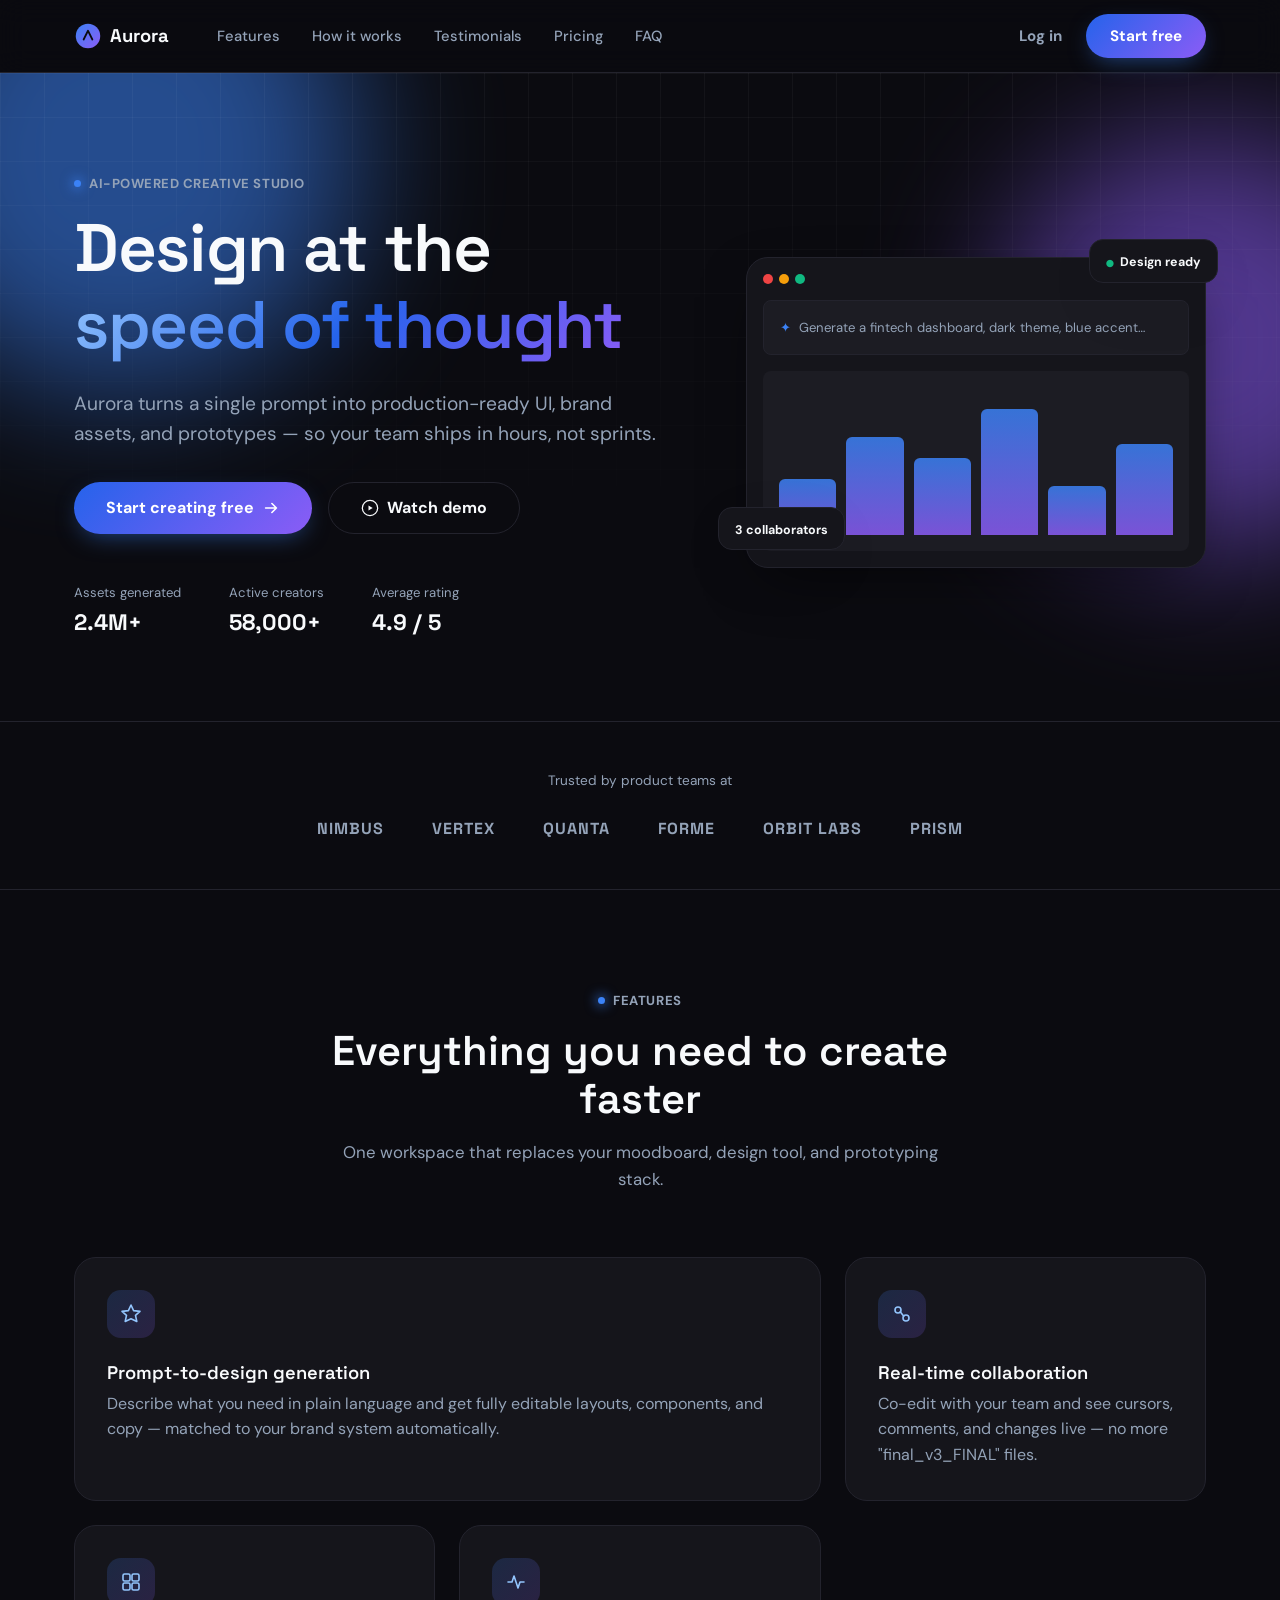
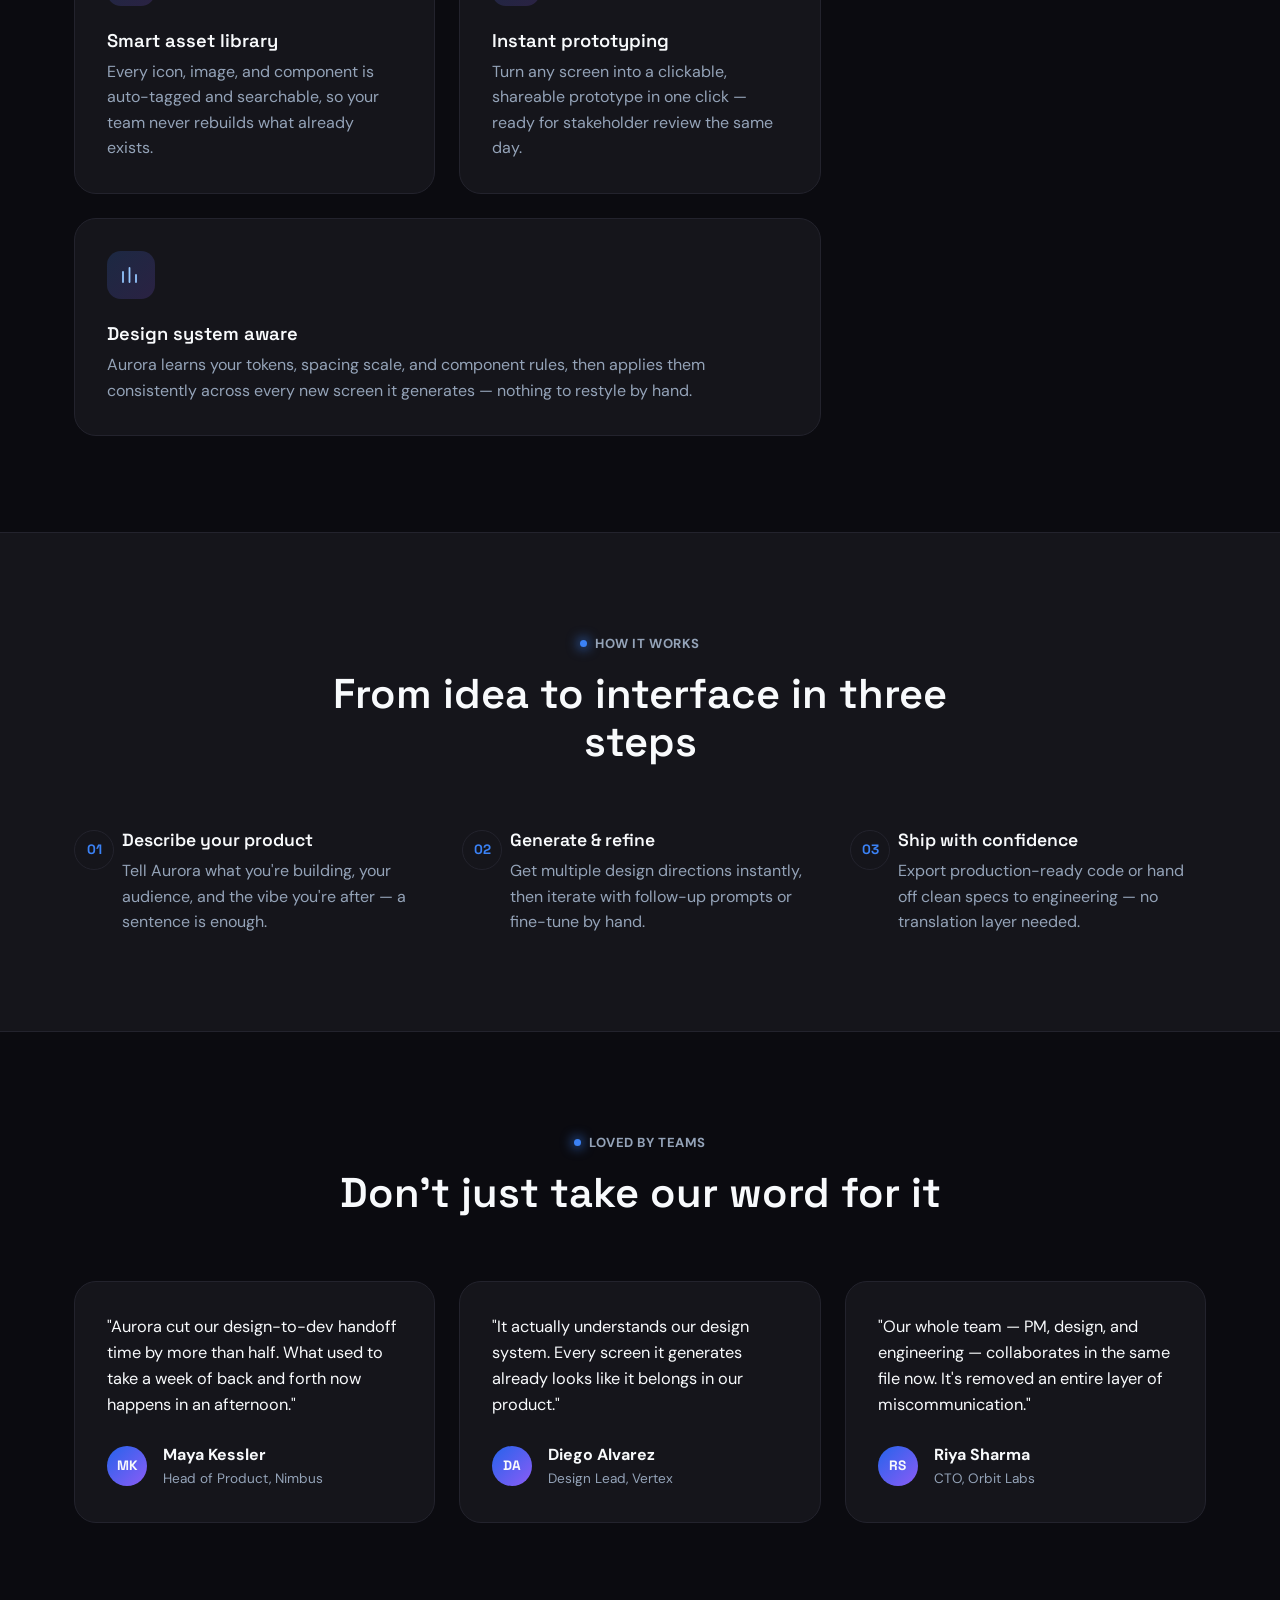
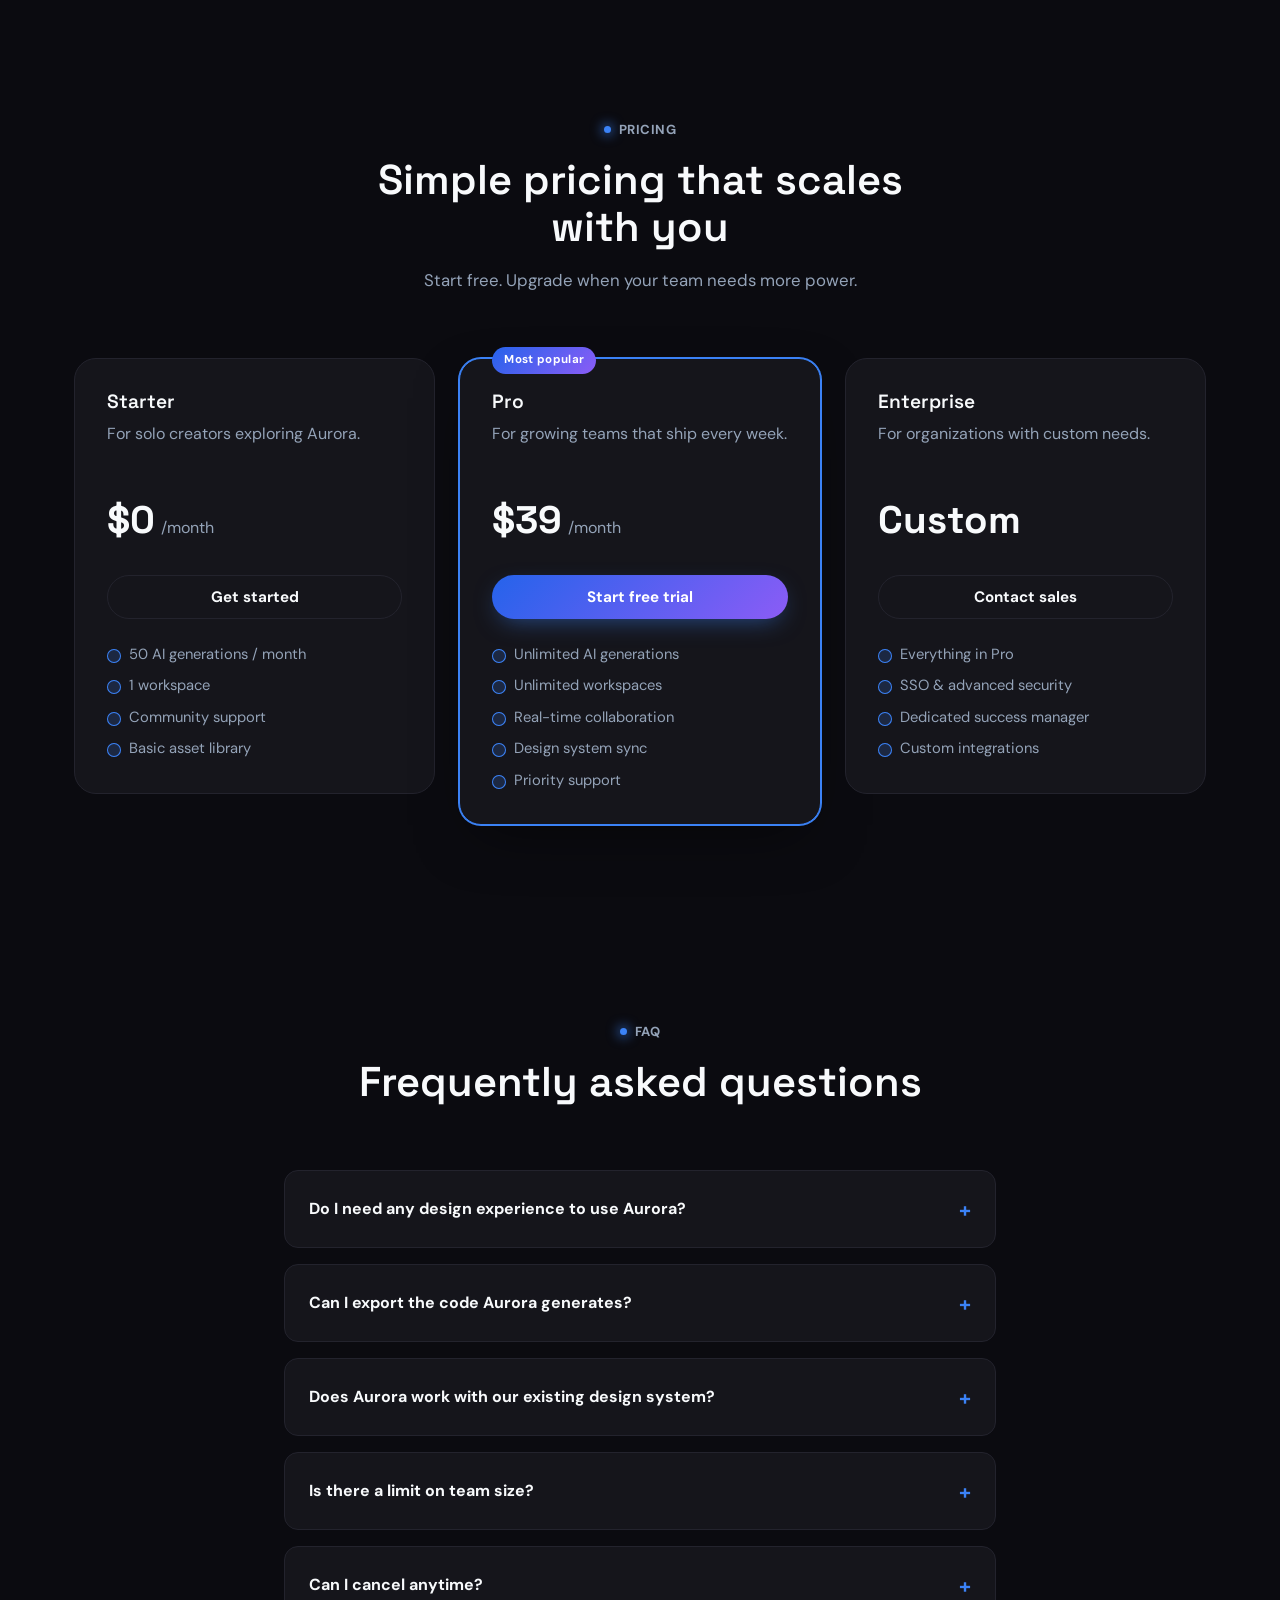
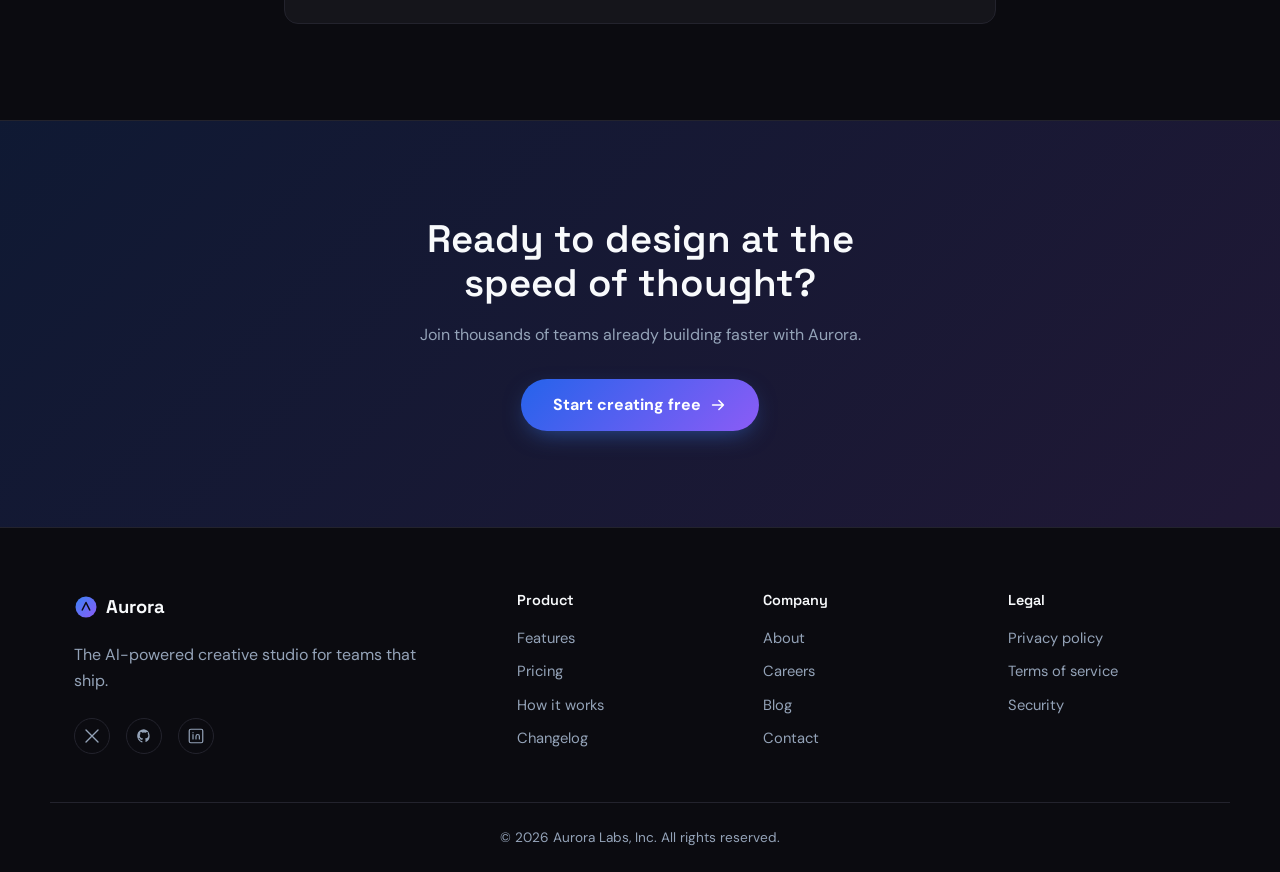
<file: site/index.html>
<!doctype html>
<html lang="en">
<head>
<meta charset="UTF-8">
<meta name="viewport" content="width=device-width, initial-scale=1">
<title>Aurora — AI-Powered Creative Studio</title>
<meta name="description" content="Aurora is the AI-powered creative studio that turns ideas into finished designs in seconds. Design, prototype, and ship — all in one place.">
<link rel="icon" href="data:image/svg+xml,<svg xmlns=%22http://www.w3.org/2000/svg%22 viewBox=%220 0 32 32%22><defs><linearGradient id=%22g%22 x1=%220%22 y1=%220%22 x2=%221%22 y2=%221%22><stop offset=%220%22 stop-color=%22%233B82F6%22/><stop offset=%221%22 stop-color=%22%238B5CF6%22/></linearGradient></defs><circle cx=%2216%22 cy=%2216%22 r=%2214%22 fill=%22url(%23g)%22/></svg>">
<link rel="preconnect" href="https://fonts.googleapis.com">
<link rel="preconnect" href="https://fonts.gstatic.com" crossorigin>
<link href="https://fonts.googleapis.com/css2?family=DM+Sans:wght@400;500;700&family=Space+Grotesk:wght@500;600;700&display=swap" rel="stylesheet">
<link rel="stylesheet" href="assets/css/style.css">
</head>
<body>
<a class="skip-link" href="#main">Skip to content</a>

<header class="site-header" data-reveal-root>
  <div class="container header-inner">
    <a href="#top" class="brand" aria-label="Aurora home">
      <span class="brand-mark" aria-hidden="true">
        <svg viewBox="0 0 32 32" width="28" height="28">
          <defs>
            <linearGradient id="brandGrad" x1="0" y1="0" x2="1" y2="1">
              <stop offset="0" stop-color="#3B82F6"/>
              <stop offset="1" stop-color="#8B5CF6"/>
            </linearGradient>
          </defs>
          <circle cx="16" cy="16" r="14" fill="url(#brandGrad)"/>
          <path d="M11 20 L16 10 L21 20" stroke="#0B0B10" stroke-width="2" fill="none" stroke-linecap="round" stroke-linejoin="round"/>
        </svg>
      </span>
      <span class="brand-name">Aurora</span>
    </a>

    <nav class="main-nav" aria-label="Primary">
      <ul>
        <li><a href="#features">Features</a></li>
        <li><a href="#how-it-works">How it works</a></li>
        <li><a href="#testimonials">Testimonials</a></li>
        <li><a href="#pricing">Pricing</a></li>
        <li><a href="#faq">FAQ</a></li>
      </ul>
    </nav>

    <div class="header-actions">
      <a href="#pricing" class="btn btn-ghost">Log in</a>
      <a href="#pricing" class="btn btn-primary">Start free</a>
    </div>

    <button class="nav-toggle" type="button" aria-expanded="false" aria-controls="mobile-nav" aria-label="Open menu">
      <span></span><span></span><span></span>
    </button>
  </div>

  <div class="mobile-nav" id="mobile-nav" hidden>
    <ul>
      <li><a href="#features">Features</a></li>
      <li><a href="#how-it-works">How it works</a></li>
      <li><a href="#testimonials">Testimonials</a></li>
      <li><a href="#pricing">Pricing</a></li>
      <li><a href="#faq">FAQ</a></li>
      <li><a href="#pricing" class="btn btn-primary btn-block">Start free</a></li>
    </ul>
  </div>
</header>

<main id="main">

  <!-- HERO -->
  <section class="hero" id="top">
    <div class="hero-glow" aria-hidden="true">
      <span class="orb orb-blue"></span>
      <span class="orb orb-violet"></span>
      <span class="grid-overlay"></span>
    </div>

    <div class="container hero-inner">
      <div class="hero-copy" data-reveal>
        <p class="eyebrow">
          <span class="eyebrow-dot" aria-hidden="true"></span>
          AI-powered creative studio
        </p>
        <h1 class="hero-title">
          Design at the<br>
          <span class="text-gradient">speed of thought</span>
        </h1>
        <p class="hero-subtitle">
          Aurora turns a single prompt into production-ready UI, brand assets, and
          prototypes — so your team ships in hours, not sprints.
        </p>
        <div class="hero-actions">
          <a href="#pricing" class="btn btn-primary btn-lg">
            Start creating free
            <svg viewBox="0 0 20 20" width="18" height="18" aria-hidden="true"><path d="M4 10h12M11 5l5 5-5 5" stroke="currentColor" stroke-width="1.8" fill="none" stroke-linecap="round" stroke-linejoin="round"/></svg>
          </a>
          <a href="#how-it-works" class="btn btn-outline btn-lg">
            <svg viewBox="0 0 20 20" width="18" height="18" aria-hidden="true"><circle cx="10" cy="10" r="8.5" stroke="currentColor" stroke-width="1.4" fill="none"/><path d="M8.3 7.2v5.6L13 10z" fill="currentColor"/></svg>
            Watch demo
          </a>
        </div>
        <dl class="hero-stats">
          <div><dt>Assets generated</dt><dd>2.4M+</dd></div>
          <div><dt>Active creators</dt><dd>58,000+</dd></div>
          <div><dt>Average rating</dt><dd>4.9 / 5</dd></div>
        </dl>
      </div>

      <div class="hero-visual" data-reveal aria-hidden="true">
        <div class="mock-card mock-card-main">
          <div class="mock-toolbar">
            <span></span><span></span><span></span>
          </div>
          <div class="mock-prompt">
            <span class="mock-cursor-icon">✦</span>
            <span class="mock-typed">Generate a fintech dashboard, dark theme, blue accent…</span>
          </div>
          <div class="mock-preview">
            <div class="mock-bars">
              <span style="--h:40%"></span>
              <span style="--h:70%"></span>
              <span style="--h:55%"></span>
              <span style="--h:90%"></span>
              <span style="--h:35%"></span>
              <span style="--h:65%"></span>
            </div>
          </div>
        </div>
        <div class="mock-card mock-card-float mock-card-float-1">
          <span class="chip chip-success">Design ready</span>
        </div>
        <div class="mock-card mock-card-float mock-card-float-2">
          <span class="chip">3 collaborators</span>
        </div>
      </div>
    </div>
  </section>

  <!-- TRUST BAR -->
  <section class="trust-bar" aria-label="Trusted by">
    <div class="container">
      <p class="trust-label">Trusted by product teams at</p>
      <ul class="logo-row" data-reveal>
        <li>NIMBUS</li>
        <li>VERTEX</li>
        <li>QUANTA</li>
        <li>FORME</li>
        <li>ORBIT&nbsp;LABS</li>
        <li>PRISM</li>
      </ul>
    </div>
  </section>

  <!-- FEATURES -->
  <section class="features" id="features">
    <div class="container">
      <div class="section-heading" data-reveal>
        <p class="eyebrow eyebrow-center">
          <span class="eyebrow-dot" aria-hidden="true"></span>
          Features
        </p>
        <h2>Everything you need to create faster</h2>
        <p class="section-subtitle">
          One workspace that replaces your moodboard, design tool, and prototyping stack.
        </p>
      </div>

      <div class="feature-grid" data-reveal-group>
        <article class="feature-card feature-card-lg" data-reveal>
          <div class="feature-icon" aria-hidden="true">
            <svg viewBox="0 0 24 24" width="24" height="24"><path d="M12 3l2.6 5.6L21 9.4l-4.5 4 1.3 6.1L12 16.8l-5.8 2.7L7.5 13.4 3 9.4l6.4-.8L12 3z" fill="none" stroke="currentColor" stroke-width="1.6" stroke-linejoin="round"/></svg>
          </div>
          <h3>Prompt-to-design generation</h3>
          <p>Describe what you need in plain language and get fully editable layouts, components, and copy — matched to your brand system automatically.</p>
        </article>

        <article class="feature-card" data-reveal>
          <div class="feature-icon" aria-hidden="true">
            <svg viewBox="0 0 24 24" width="24" height="24"><circle cx="8" cy="8" r="3" fill="none" stroke="currentColor" stroke-width="1.6"/><circle cx="16" cy="16" r="3" fill="none" stroke="currentColor" stroke-width="1.6"/><path d="M10.2 9.8l3.6 4.4" stroke="currentColor" stroke-width="1.6" stroke-linecap="round"/></svg>
          </div>
          <h3>Real-time collaboration</h3>
          <p>Co-edit with your team and see cursors, comments, and changes live — no more "final_v3_FINAL" files.</p>
        </article>

        <article class="feature-card" data-reveal>
          <div class="feature-icon" aria-hidden="true">
            <svg viewBox="0 0 24 24" width="24" height="24"><rect x="4" y="4" width="7" height="7" rx="1.5" fill="none" stroke="currentColor" stroke-width="1.6"/><rect x="13" y="4" width="7" height="7" rx="1.5" fill="none" stroke="currentColor" stroke-width="1.6"/><rect x="4" y="13" width="7" height="7" rx="1.5" fill="none" stroke="currentColor" stroke-width="1.6"/><rect x="13" y="13" width="7" height="7" rx="1.5" fill="none" stroke="currentColor" stroke-width="1.6"/></svg>
          </div>
          <h3>Smart asset library</h3>
          <p>Every icon, image, and component is auto-tagged and searchable, so your team never rebuilds what already exists.</p>
        </article>

        <article class="feature-card" data-reveal>
          <div class="feature-icon" aria-hidden="true">
            <svg viewBox="0 0 24 24" width="24" height="24"><path d="M4 12h4l2-6 4 12 2-6h4" fill="none" stroke="currentColor" stroke-width="1.6" stroke-linecap="round" stroke-linejoin="round"/></svg>
          </div>
          <h3>Instant prototyping</h3>
          <p>Turn any screen into a clickable, shareable prototype in one click — ready for stakeholder review the same day.</p>
        </article>

        <article class="feature-card feature-card-lg" data-reveal>
          <div class="feature-icon" aria-hidden="true">
            <svg viewBox="0 0 24 24" width="24" height="24"><path d="M4 19V9m6.5 10V5m6.5 14v-7" stroke="currentColor" stroke-width="1.8" stroke-linecap="round"/></svg>
          </div>
          <h3>Design system aware</h3>
          <p>Aurora learns your tokens, spacing scale, and component rules, then applies them consistently across every new screen it generates — nothing to restyle by hand.</p>
        </article>
      </div>
    </div>
  </section>

  <!-- HOW IT WORKS -->
  <section class="how-it-works" id="how-it-works">
    <div class="container">
      <div class="section-heading" data-reveal>
        <p class="eyebrow eyebrow-center">
          <span class="eyebrow-dot" aria-hidden="true"></span>
          How it works
        </p>
        <h2>From idea to interface in three steps</h2>
      </div>

      <ol class="steps" data-reveal-group>
        <li class="step" data-reveal>
          <span class="step-number">01</span>
          <h3>Describe your product</h3>
          <p>Tell Aurora what you're building, your audience, and the vibe you're after — a sentence is enough.</p>
        </li>
        <li class="step" data-reveal>
          <span class="step-number">02</span>
          <h3>Generate &amp; refine</h3>
          <p>Get multiple design directions instantly, then iterate with follow-up prompts or fine-tune by hand.</p>
        </li>
        <li class="step" data-reveal>
          <span class="step-number">03</span>
          <h3>Ship with confidence</h3>
          <p>Export production-ready code or hand off clean specs to engineering — no translation layer needed.</p>
        </li>
      </ol>
    </div>
  </section>

  <!-- TESTIMONIALS -->
  <section class="testimonials" id="testimonials">
    <div class="container">
      <div class="section-heading" data-reveal>
        <p class="eyebrow eyebrow-center">
          <span class="eyebrow-dot" aria-hidden="true"></span>
          Loved by teams
        </p>
        <h2>Don't just take our word for it</h2>
      </div>

      <div class="testimonial-grid" data-reveal-group>
        <figure class="testimonial-card" data-reveal>
          <blockquote>
            "Aurora cut our design-to-dev handoff time by more than half. What used to take a week of back and forth now happens in an afternoon."
          </blockquote>
          <figcaption>
            <span class="avatar" aria-hidden="true">MK</span>
            <span>
              <span class="testimonial-name">Maya Kessler</span>
              <span class="testimonial-role">Head of Product, Nimbus</span>
            </span>
          </figcaption>
        </figure>

        <figure class="testimonial-card" data-reveal>
          <blockquote>
            "It actually understands our design system. Every screen it generates already looks like it belongs in our product."
          </blockquote>
          <figcaption>
            <span class="avatar" aria-hidden="true">DA</span>
            <span>
              <span class="testimonial-name">Diego Alvarez</span>
              <span class="testimonial-role">Design Lead, Vertex</span>
            </span>
          </figcaption>
        </figure>

        <figure class="testimonial-card" data-reveal>
          <blockquote>
            "Our whole team — PM, design, and engineering — collaborates in the same file now. It's removed an entire layer of miscommunication."
          </blockquote>
          <figcaption>
            <span class="avatar" aria-hidden="true">RS</span>
            <span>
              <span class="testimonial-name">Riya Sharma</span>
              <span class="testimonial-role">CTO, Orbit Labs</span>
            </span>
          </figcaption>
        </figure>
      </div>
    </div>
  </section>

  <!-- PRICING -->
  <section class="pricing" id="pricing">
    <div class="container">
      <div class="section-heading" data-reveal>
        <p class="eyebrow eyebrow-center">
          <span class="eyebrow-dot" aria-hidden="true"></span>
          Pricing
        </p>
        <h2>Simple pricing that scales with you</h2>
        <p class="section-subtitle">Start free. Upgrade when your team needs more power.</p>
      </div>

      <div class="pricing-grid" data-reveal-group>
        <article class="price-card" data-reveal>
          <h3>Starter</h3>
          <p class="price-desc">For solo creators exploring Aurora.</p>
          <p class="price"><span class="price-amount">$0</span><span class="price-period">/month</span></p>
          <a href="#" class="btn btn-outline btn-block">Get started</a>
          <ul class="price-features">
            <li>50 AI generations / month</li>
            <li>1 workspace</li>
            <li>Community support</li>
            <li>Basic asset library</li>
          </ul>
        </article>

        <article class="price-card price-card-featured" data-reveal>
          <span class="price-badge">Most popular</span>
          <h3>Pro</h3>
          <p class="price-desc">For growing teams that ship every week.</p>
          <p class="price"><span class="price-amount">$39</span><span class="price-period">/month</span></p>
          <a href="#" class="btn btn-primary btn-block">Start free trial</a>
          <ul class="price-features">
            <li>Unlimited AI generations</li>
            <li>Unlimited workspaces</li>
            <li>Real-time collaboration</li>
            <li>Design system sync</li>
            <li>Priority support</li>
          </ul>
        </article>

        <article class="price-card" data-reveal>
          <h3>Enterprise</h3>
          <p class="price-desc">For organizations with custom needs.</p>
          <p class="price"><span class="price-amount">Custom</span></p>
          <a href="#" class="btn btn-outline btn-block">Contact sales</a>
          <ul class="price-features">
            <li>Everything in Pro</li>
            <li>SSO &amp; advanced security</li>
            <li>Dedicated success manager</li>
            <li>Custom integrations</li>
          </ul>
        </article>
      </div>
    </div>
  </section>

  <!-- FAQ -->
  <section class="faq" id="faq">
    <div class="container container-narrow">
      <div class="section-heading" data-reveal>
        <p class="eyebrow eyebrow-center">
          <span class="eyebrow-dot" aria-hidden="true"></span>
          FAQ
        </p>
        <h2>Frequently asked questions</h2>
      </div>

      <div class="faq-list" data-reveal>
        <details class="faq-item" name="faq">
          <summary>Do I need any design experience to use Aurora?</summary>
          <p>Not at all. Aurora is built so anyone on your team — PM, founder, or engineer — can describe what they need in plain language and get a usable design out. Designers can go further with fine-grained manual controls.</p>
        </details>
        <details class="faq-item" name="faq">
          <summary>Can I export the code Aurora generates?</summary>
          <p>Yes. Every screen can be exported as clean, framework-ready markup, or handed to engineering as a structured spec with tokens and component references intact.</p>
        </details>
        <details class="faq-item" name="faq">
          <summary>Does Aurora work with our existing design system?</summary>
          <p>Aurora can ingest your tokens, components, and spacing rules, then apply them automatically to everything it generates — so new screens stay on-brand from the first draft.</p>
        </details>
        <details class="faq-item" name="faq">
          <summary>Is there a limit on team size?</summary>
          <p>No. Pro and Enterprise plans support unlimited seats and workspaces — pricing is based on usage, not headcount.</p>
        </details>
        <details class="faq-item" name="faq">
          <summary>Can I cancel anytime?</summary>
          <p>Yes, you can upgrade, downgrade, or cancel your plan at any time from your billing settings — no long-term contracts required.</p>
        </details>
      </div>
    </div>
  </section>

  <!-- FINAL CTA -->
  <section class="final-cta">
    <div class="container final-cta-inner" data-reveal>
      <h2>Ready to design at the speed of thought?</h2>
      <p>Join thousands of teams already building faster with Aurora.</p>
      <a href="#pricing" class="btn btn-primary btn-lg">
        Start creating free
        <svg viewBox="0 0 20 20" width="18" height="18" aria-hidden="true"><path d="M4 10h12M11 5l5 5-5 5" stroke="currentColor" stroke-width="1.8" fill="none" stroke-linecap="round" stroke-linejoin="round"/></svg>
      </a>
    </div>
  </section>

</main>

<footer class="site-footer">
  <div class="container footer-grid">
    <div class="footer-brand">
      <a href="#top" class="brand" aria-label="Aurora home">
        <span class="brand-mark" aria-hidden="true">
          <svg viewBox="0 0 32 32" width="24" height="24">
            <circle cx="16" cy="16" r="14" fill="url(#brandGrad)"/>
            <path d="M11 20 L16 10 L21 20" stroke="#0B0B10" stroke-width="2" fill="none" stroke-linecap="round" stroke-linejoin="round"/>
          </svg>
        </span>
        <span class="brand-name">Aurora</span>
      </a>
      <p>The AI-powered creative studio for teams that ship.</p>
      <div class="social-links">
        <a href="#" aria-label="Aurora on X (Twitter)"><svg viewBox="0 0 24 24" width="18" height="18" aria-hidden="true"><path d="M4 4l16 16M20 4L4 20" stroke="currentColor" stroke-width="1.8" stroke-linecap="round"/></svg></a>
        <a href="#" aria-label="Aurora on GitHub"><svg viewBox="0 0 24 24" width="18" height="18" aria-hidden="true"><path d="M12 3a9 9 0 0 0-2.8 17.6c.4.1.6-.2.6-.4v-1.6c-2.6.4-3-1.2-3.2-1.6-.2-.4-.8-1.4-1.4-1.6-.4-.2-.9-.7 0-.7.9 0 1.5.9 1.7 1.2 1 1.6 2.6 1.2 3.2.9.1-.6.4-1.2.7-1.4-2.5-.3-4.4-1.3-4.4-4 0-.9.3-1.6.8-2.2-.1-.3-.4-1.2.1-2.4 0 0 .8-.3 2.5.9a8 8 0 0 1 4.6 0c1.7-1.2 2.5-.9 2.5-.9.5 1.2.2 2.1.1 2.4.5.6.8 1.3.8 2.2 0 2.7-1.9 3.7-4.4 4 .3.3.6.9.6 1.7v2.4c0 .2.2.5.6.4A9 9 0 0 0 12 3z" fill="currentColor"/></svg></a>
        <a href="#" aria-label="Aurora on LinkedIn"><svg viewBox="0 0 24 24" width="18" height="18" aria-hidden="true"><rect x="3" y="3" width="18" height="18" rx="2" fill="none" stroke="currentColor" stroke-width="1.6"/><path d="M8 10v6M8 7.5v.01M12 16v-3.5c0-1.4 1-2.5 2.4-2.5s2.1 1 2.1 2.5V16" stroke="currentColor" stroke-width="1.6" fill="none" stroke-linecap="round"/></svg></a>
      </div>
    </div>

    <nav class="footer-col" aria-label="Product">
      <h4>Product</h4>
      <ul>
        <li><a href="#features">Features</a></li>
        <li><a href="#pricing">Pricing</a></li>
        <li><a href="#how-it-works">How it works</a></li>
        <li><a href="#">Changelog</a></li>
      </ul>
    </nav>

    <nav class="footer-col" aria-label="Company">
      <h4>Company</h4>
      <ul>
        <li><a href="#">About</a></li>
        <li><a href="#">Careers</a></li>
        <li><a href="#">Blog</a></li>
        <li><a href="#">Contact</a></li>
      </ul>
    </nav>

    <nav class="footer-col" aria-label="Legal">
      <h4>Legal</h4>
      <ul>
        <li><a href="#">Privacy policy</a></li>
        <li><a href="#">Terms of service</a></li>
        <li><a href="#">Security</a></li>
      </ul>
    </nav>
  </div>
  <div class="container footer-bottom">
    <p>© 2026 Aurora Labs, Inc. All rights reserved.</p>
  </div>
</footer>

<script src="assets/js/main.js"></script>
</body>
</html>
</file>
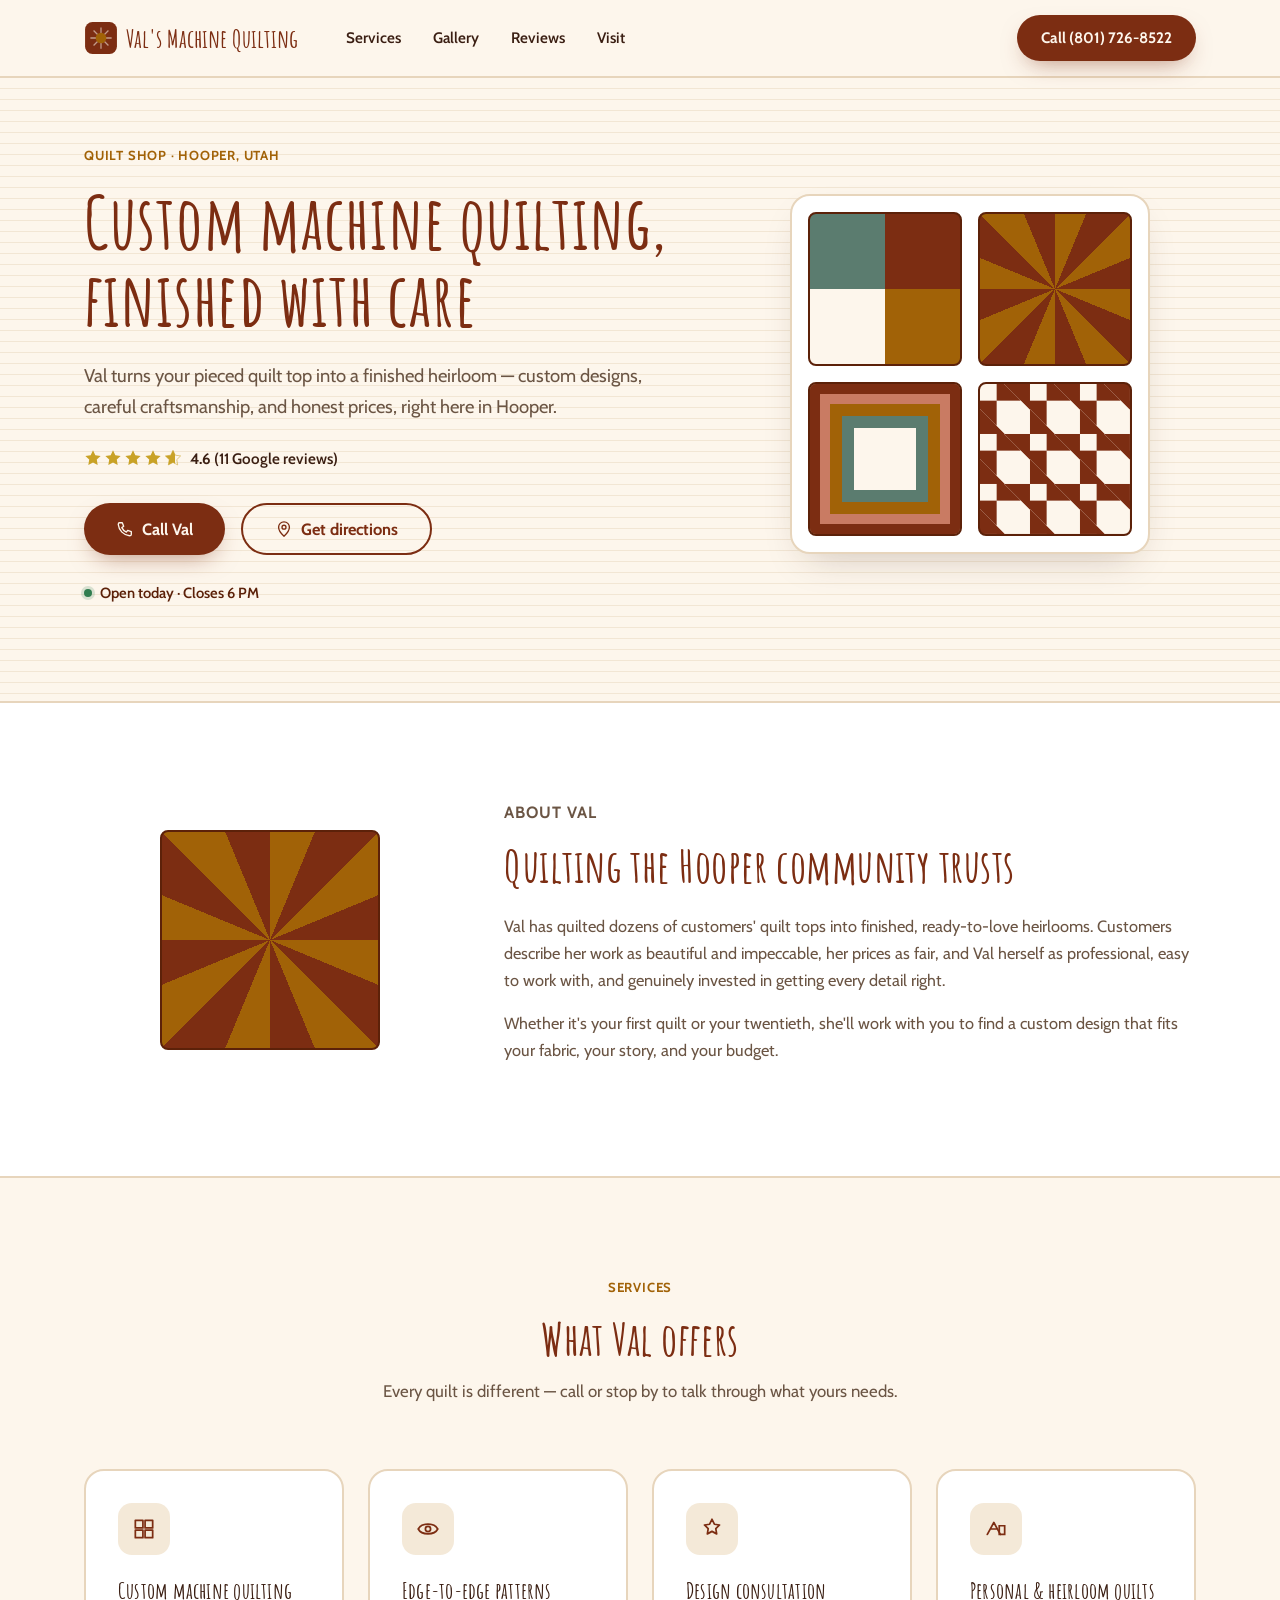
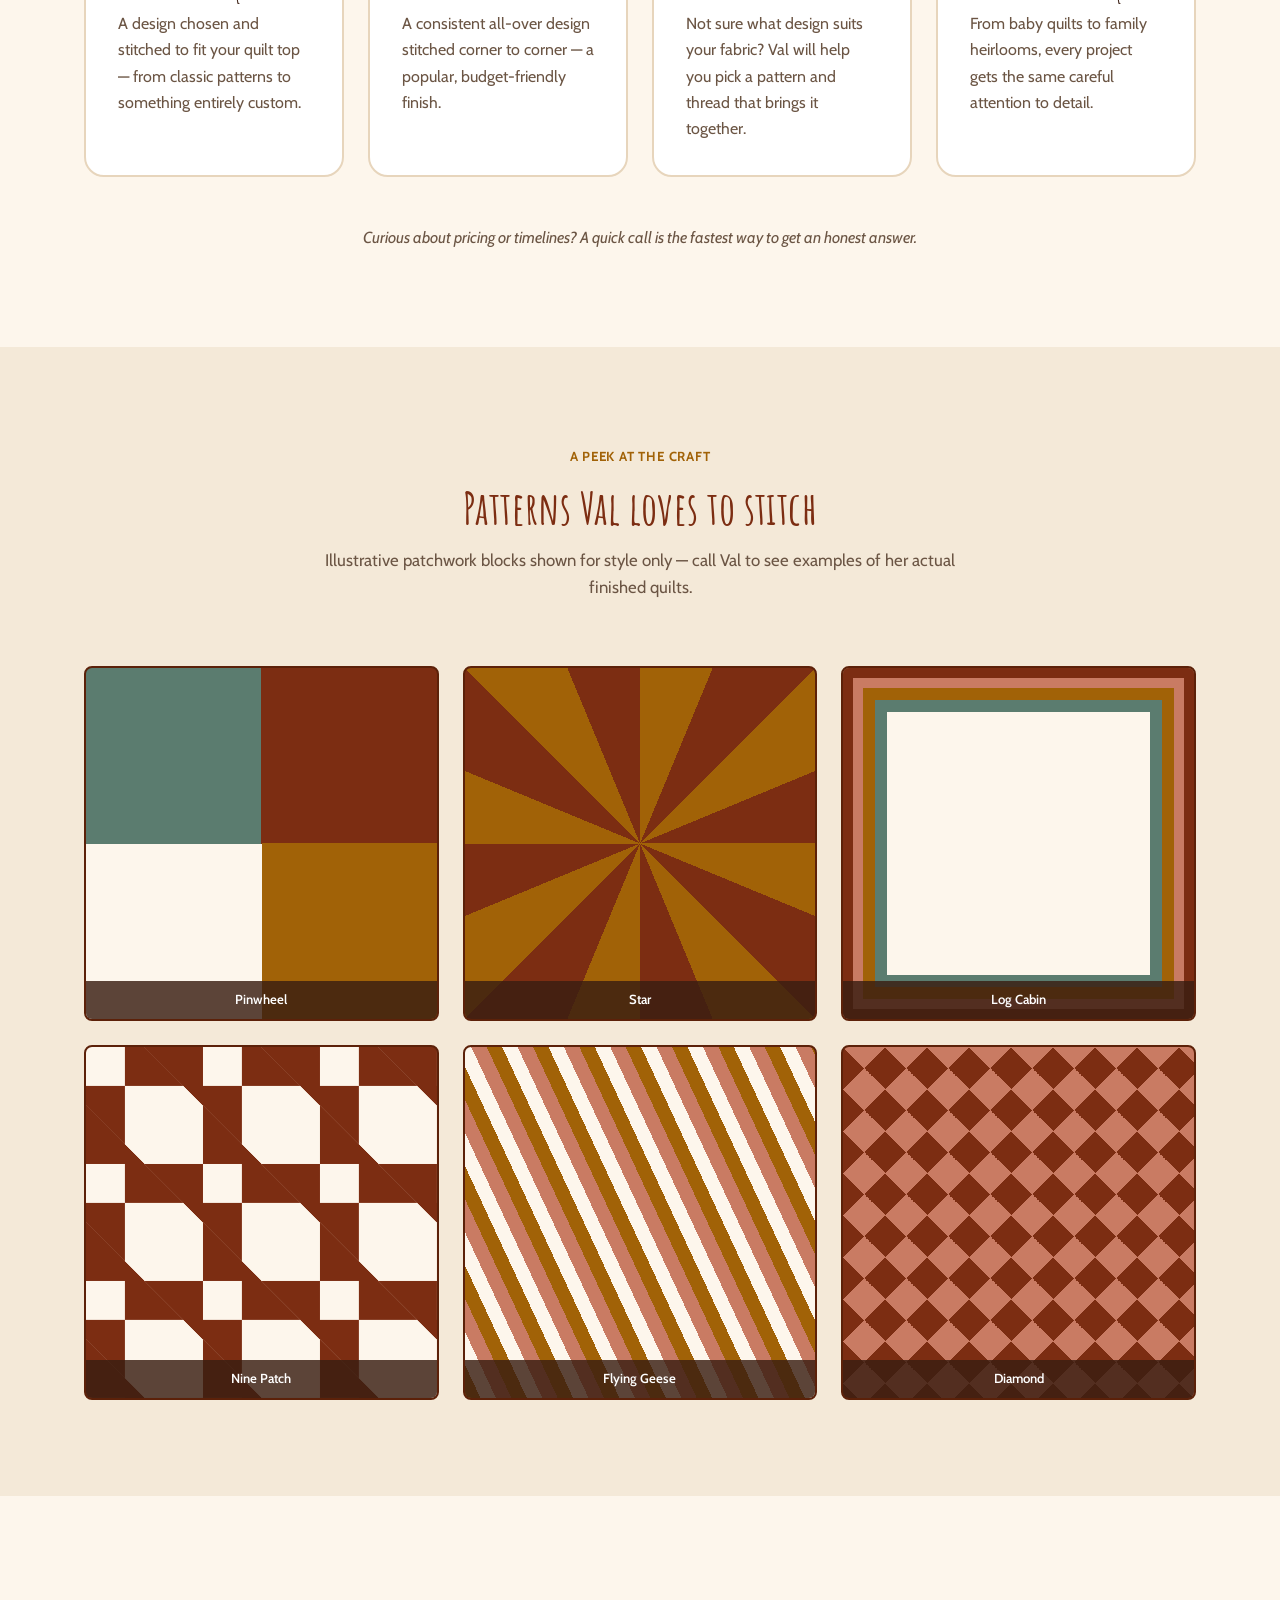
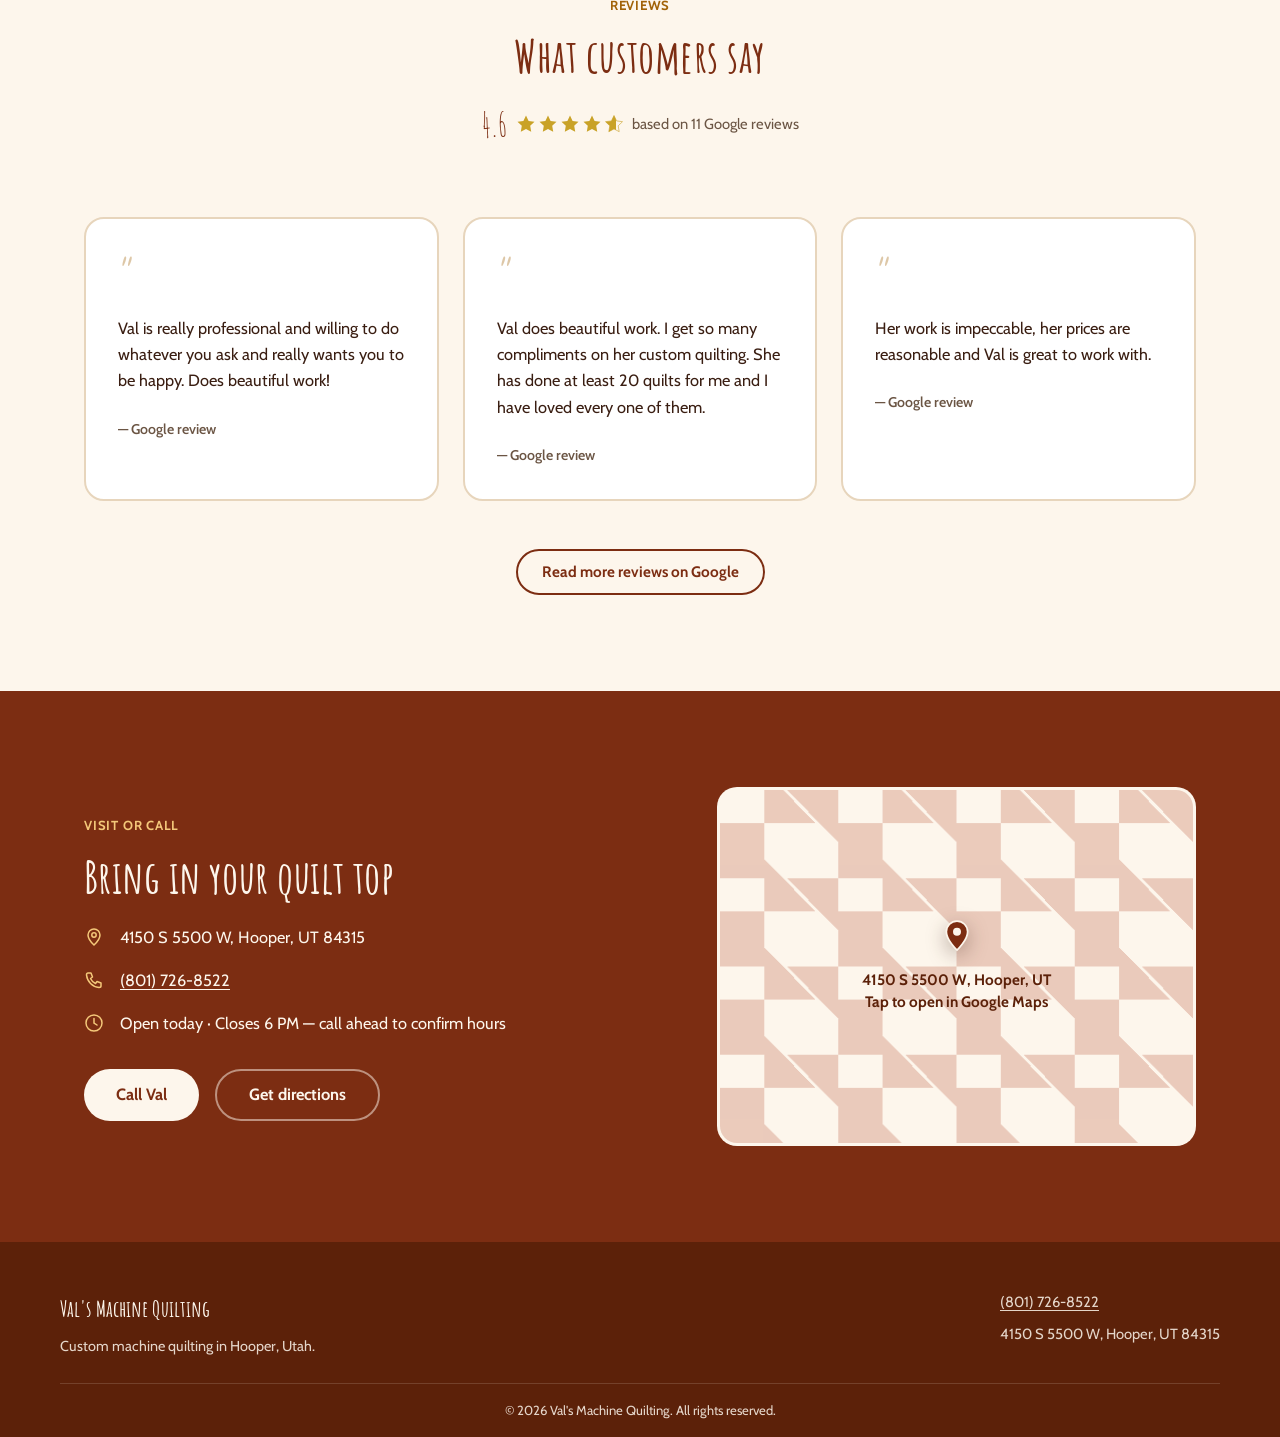
<file: vals-machine-quilting/index.html>
<!doctype html>
<html lang="en">
<head>
<meta charset="UTF-8">
<meta name="viewport" content="width=device-width, initial-scale=1">
<title>Val's Machine Quilting</title>
<meta name="description" content="Val's Machine Quilting offers custom machine quilting in Hooper, Utah. 4.6 stars from 11 Google reviews. Call (801) 726-8522 to bring your quilt top to life.">
<link rel="icon" href="data:image/svg+xml,<svg xmlns=%22http://www.w3.org/2000/svg%22 viewBox=%220 0 32 32%22><rect width=%2232%22 height=%2232%22 rx=%226%22 fill=%22%237C2D12%22/><path d=%22M8 16h16M16 8v16%22 stroke=%22%23FDF6EC%22 stroke-width=%222%22/></svg>">
<link rel="preconnect" href="https://fonts.googleapis.com">
<link rel="preconnect" href="https://fonts.gstatic.com" crossorigin>
<link href="https://fonts.googleapis.com/css2?family=Amatic+SC:wght@400;700&family=Cabin:wght@400;500;600;700&display=swap" rel="stylesheet">
<link rel="stylesheet" href="assets/css/style.css">
</head>
<body>
<a class="skip-link" href="#main">Skip to content</a>

<header class="site-header">
  <div class="container header-inner">
    <a href="#top" class="brand" aria-label="Val's Machine Quilting home">
      <span class="brand-mark" aria-hidden="true">
        <svg viewBox="0 0 32 32" width="34" height="34">
          <rect x="1" y="1" width="30" height="30" rx="7" fill="#7C2D12"/>
          <path d="M16 6v20M6 16h20M9 9l14 14M23 9L9 23" stroke="#FDF6EC" stroke-width="1.2" opacity="0.55"/>
          <circle cx="16" cy="16" r="5" fill="#A16207"/>
        </svg>
      </span>
      <span class="brand-name">Val's Machine Quilting</span>
    </a>

    <nav class="main-nav" aria-label="Primary">
      <ul>
        <li><a href="#services">Services</a></li>
        <li><a href="#gallery">Gallery</a></li>
        <li><a href="#reviews">Reviews</a></li>
        <li><a href="#visit">Visit</a></li>
      </ul>
    </nav>

    <div class="header-actions">
      <a href="tel:+18017268522" class="btn btn-primary">Call (801) 726-8522</a>
    </div>

    <button class="nav-toggle" type="button" aria-expanded="false" aria-controls="mobile-nav" aria-label="Open menu">
      <span></span><span></span><span></span>
    </button>
  </div>

  <div class="mobile-nav" id="mobile-nav" hidden>
    <ul>
      <li><a href="#services">Services</a></li>
      <li><a href="#gallery">Gallery</a></li>
      <li><a href="#reviews">Reviews</a></li>
      <li><a href="#visit">Visit</a></li>
      <li><a href="tel:+18017268522" class="btn btn-primary btn-block">Call (801) 726-8522</a></li>
    </ul>
  </div>
</header>

<main id="main">

  <!-- HERO -->
  <section class="hero" id="top">
    <div class="hero-stitch-border" aria-hidden="true"></div>
    <div class="container hero-inner">
      <div class="hero-copy">
        <p class="eyebrow">Quilt shop · Hooper, Utah</p>
        <h1 class="hero-title">Custom machine quilting,<br>finished with care</h1>
        <p class="hero-subtitle">
          Val turns your pieced quilt top into a finished heirloom — custom
          designs, careful craftsmanship, and honest prices, right here in Hooper.
        </p>

        <div class="hero-rating" aria-label="4.6 out of 5 stars, 11 Google reviews">
          <span class="stars" aria-hidden="true">
            <svg viewBox="0 0 20 20" width="18" height="18"><path fill="currentColor" d="M10 1.5l2.6 5.4 5.9.8-4.3 4.1 1 5.9L10 14.9l-5.2 2.8 1-5.9-4.3-4.1 5.9-.8z"/></svg>
            <svg viewBox="0 0 20 20" width="18" height="18"><path fill="currentColor" d="M10 1.5l2.6 5.4 5.9.8-4.3 4.1 1 5.9L10 14.9l-5.2 2.8 1-5.9-4.3-4.1 5.9-.8z"/></svg>
            <svg viewBox="0 0 20 20" width="18" height="18"><path fill="currentColor" d="M10 1.5l2.6 5.4 5.9.8-4.3 4.1 1 5.9L10 14.9l-5.2 2.8 1-5.9-4.3-4.1 5.9-.8z"/></svg>
            <svg viewBox="0 0 20 20" width="18" height="18"><path fill="currentColor" d="M10 1.5l2.6 5.4 5.9.8-4.3 4.1 1 5.9L10 14.9l-5.2 2.8 1-5.9-4.3-4.1 5.9-.8z"/></svg>
            <svg viewBox="0 0 20 20" width="18" height="18"><defs><linearGradient id="halfstar"><stop offset="60%" stop-color="currentColor"/><stop offset="60%" stop-color="transparent"/></linearGradient></defs><path fill="url(#halfstar)" stroke="currentColor" stroke-width="0.6" d="M10 1.5l2.6 5.4 5.9.8-4.3 4.1 1 5.9L10 14.9l-5.2 2.8 1-5.9-4.3-4.1 5.9-.8z"/></svg>
          </span>
          <span class="rating-text"><strong>4.6</strong> (11 Google reviews)</span>
        </div>

        <div class="hero-actions">
          <a href="tel:+18017268522" class="btn btn-primary btn-lg">
            <svg viewBox="0 0 20 20" width="18" height="18" aria-hidden="true"><path d="M4 3h3l1.5 4-2 1.5a10 10 0 0 0 5 5l1.5-2 4 1.5v3c0 1-1 1.5-2 1.5A14 14 0 0 1 2.5 5c0-1 .5-2 1.5-2z" fill="none" stroke="currentColor" stroke-width="1.5" stroke-linejoin="round"/></svg>
            Call Val
          </a>
          <a href="https://www.google.com/maps/search/?api=1&query=Val%27s+Machine+Quilting%2C+4150+S+5500+W%2C+Hooper%2C+UT+84315" class="btn btn-outline btn-lg" target="_blank" rel="noopener">
            <svg viewBox="0 0 20 20" width="18" height="18" aria-hidden="true"><path d="M10 18s6-5.5 6-10a6 6 0 1 0-12 0c0 4.5 6 10 6 10z" fill="none" stroke="currentColor" stroke-width="1.5"/><circle cx="10" cy="8" r="2.2" fill="none" stroke="currentColor" stroke-width="1.5"/></svg>
            Get directions
          </a>
        </div>

        <p class="hero-status">
          <span class="status-dot" aria-hidden="true"></span>
          Open today · Closes 6 PM
        </p>
      </div>

      <div class="hero-visual" aria-hidden="true">
        <div class="quilt-block-frame">
          <div class="quilt-block quilt-pinwheel"></div>
          <div class="quilt-block quilt-star"></div>
          <div class="quilt-block quilt-logcabin"></div>
          <div class="quilt-block quilt-ninepatch"></div>
        </div>
      </div>
    </div>
  </section>

  <!-- ABOUT -->
  <section class="about">
    <div class="container about-inner">
      <div class="about-visual" aria-hidden="true">
        <div class="quilt-block quilt-star about-block"></div>
      </div>
      <div class="about-copy">
        <p class="eyebrow">About Val</p>
        <h2>Quilting the Hooper community trusts</h2>
        <p>
          Val has quilted dozens of customers' quilt tops into finished, ready-to-love
          heirlooms. Customers describe her work as beautiful and impeccable, her
          prices as fair, and Val herself as professional, easy to work with, and
          genuinely invested in getting every detail right.
        </p>
        <p>
          Whether it's your first quilt or your twentieth, she'll work with you to
          find a custom design that fits your fabric, your story, and your budget.
        </p>
      </div>
    </div>
  </section>

  <!-- SERVICES -->
  <section class="services" id="services">
    <div class="container">
      <div class="section-heading">
        <p class="eyebrow eyebrow-center">Services</p>
        <h2>What Val offers</h2>
        <p class="section-subtitle">Every quilt is different — call or stop by to talk through what yours needs.</p>
      </div>

      <div class="service-grid">
        <article class="service-card">
          <div class="service-icon" aria-hidden="true">
            <svg viewBox="0 0 24 24" width="26" height="26"><path d="M4 4h7v7H4zM13 4h7v7h-7zM4 13h7v7H4zM13 13h7v7h-7z" fill="none" stroke="currentColor" stroke-width="1.6" stroke-linejoin="round"/></svg>
          </div>
          <h3>Custom machine quilting</h3>
          <p>A design chosen and stitched to fit your quilt top — from classic patterns to something entirely custom.</p>
        </article>

        <article class="service-card">
          <div class="service-icon" aria-hidden="true">
            <svg viewBox="0 0 24 24" width="26" height="26"><path d="M3 12c3-6 15-6 18 0-3 6-15 6-18 0z" fill="none" stroke="currentColor" stroke-width="1.6"/><circle cx="12" cy="12" r="2.4" fill="none" stroke="currentColor" stroke-width="1.6"/></svg>
          </div>
          <h3>Edge-to-edge patterns</h3>
          <p>A consistent all-over design stitched corner to corner — a popular, budget-friendly finish.</p>
        </article>

        <article class="service-card">
          <div class="service-icon" aria-hidden="true">
            <svg viewBox="0 0 24 24" width="26" height="26"><path d="M12 3l2.2 4.6L19 8.3l-3.5 3.4.8 4.8L12 14.2l-4.3 2.3.8-4.8L5 8.3l4.8-.7z" fill="none" stroke="currentColor" stroke-width="1.6" stroke-linejoin="round"/></svg>
          </div>
          <h3>Design consultation</h3>
          <p>Not sure what design suits your fabric? Val will help you pick a pattern and thread that brings it together.</p>
        </article>

        <article class="service-card">
          <div class="service-icon" aria-hidden="true">
            <svg viewBox="0 0 24 24" width="26" height="26"><path d="M4 17l6-11 6 11M8 12h4" stroke="currentColor" stroke-width="1.6" fill="none" stroke-linecap="round" stroke-linejoin="round"/><path d="M15 9h5v8h-5z" fill="none" stroke="currentColor" stroke-width="1.6"/></svg>
          </div>
          <h3>Personal &amp; heirloom quilts</h3>
          <p>From baby quilts to family heirlooms, every project gets the same careful attention to detail.</p>
        </article>
      </div>

      <p class="services-note">Curious about pricing or timelines? A quick call is the fastest way to get an honest answer.</p>
    </div>
  </section>

  <!-- GALLERY -->
  <section class="gallery" id="gallery">
    <div class="container">
      <div class="section-heading">
        <p class="eyebrow eyebrow-center">A peek at the craft</p>
        <h2>Patterns Val loves to stitch</h2>
        <p class="section-subtitle">
          Illustrative patchwork blocks shown for style only — call Val to see
          examples of her actual finished quilts.
        </p>
      </div>

      <div class="quilt-gallery-grid">
        <div class="quilt-block quilt-pinwheel gallery-block"><span class="gallery-label">Pinwheel</span></div>
        <div class="quilt-block quilt-star gallery-block"><span class="gallery-label">Star</span></div>
        <div class="quilt-block quilt-logcabin gallery-block"><span class="gallery-label">Log Cabin</span></div>
        <div class="quilt-block quilt-ninepatch gallery-block"><span class="gallery-label">Nine Patch</span></div>
        <div class="quilt-block quilt-flyinggeese gallery-block"><span class="gallery-label">Flying Geese</span></div>
        <div class="quilt-block quilt-diamond gallery-block"><span class="gallery-label">Diamond</span></div>
      </div>
    </div>
  </section>

  <!-- REVIEWS -->
  <section class="reviews" id="reviews">
    <div class="container">
      <div class="section-heading">
        <p class="eyebrow eyebrow-center">Reviews</p>
        <h2>What customers say</h2>
        <div class="rating-summary">
          <span class="rating-number">4.6</span>
          <span class="stars" aria-hidden="true">
            <svg viewBox="0 0 20 20" width="20" height="20"><path fill="currentColor" d="M10 1.5l2.6 5.4 5.9.8-4.3 4.1 1 5.9L10 14.9l-5.2 2.8 1-5.9-4.3-4.1 5.9-.8z"/></svg>
            <svg viewBox="0 0 20 20" width="20" height="20"><path fill="currentColor" d="M10 1.5l2.6 5.4 5.9.8-4.3 4.1 1 5.9L10 14.9l-5.2 2.8 1-5.9-4.3-4.1 5.9-.8z"/></svg>
            <svg viewBox="0 0 20 20" width="20" height="20"><path fill="currentColor" d="M10 1.5l2.6 5.4 5.9.8-4.3 4.1 1 5.9L10 14.9l-5.2 2.8 1-5.9-4.3-4.1 5.9-.8z"/></svg>
            <svg viewBox="0 0 20 20" width="20" height="20"><path fill="currentColor" d="M10 1.5l2.6 5.4 5.9.8-4.3 4.1 1 5.9L10 14.9l-5.2 2.8 1-5.9-4.3-4.1 5.9-.8z"/></svg>
            <svg viewBox="0 0 20 20" width="20" height="20"><defs><linearGradient id="halfstar2"><stop offset="60%" stop-color="currentColor"/><stop offset="60%" stop-color="transparent"/></linearGradient></defs><path fill="url(#halfstar2)" stroke="currentColor" stroke-width="0.6" d="M10 1.5l2.6 5.4 5.9.8-4.3 4.1 1 5.9L10 14.9l-5.2 2.8 1-5.9-4.3-4.1 5.9-.8z"/></svg>
          </span>
          <span class="rating-count">based on 11 Google reviews</span>
        </div>
      </div>

      <div class="review-grid">
        <figure class="review-card">
          <span class="quote-mark" aria-hidden="true">&ldquo;</span>
          <blockquote>Val is really professional and willing to do whatever you ask and really wants you to be happy. Does beautiful work!</blockquote>
          <figcaption>— Google review</figcaption>
        </figure>

        <figure class="review-card">
          <span class="quote-mark" aria-hidden="true">&ldquo;</span>
          <blockquote>Val does beautiful work. I get so many compliments on her custom quilting. She has done at least 20 quilts for me and I have loved every one of them.</blockquote>
          <figcaption>— Google review</figcaption>
        </figure>

        <figure class="review-card">
          <span class="quote-mark" aria-hidden="true">&ldquo;</span>
          <blockquote>Her work is impeccable, her prices are reasonable and Val is great to work with.</blockquote>
          <figcaption>— Google review</figcaption>
        </figure>
      </div>

      <div class="reviews-cta">
        <a href="https://www.google.com/maps/search/?api=1&query=Val%27s+Machine+Quilting%2C+4150+S+5500+W%2C+Hooper%2C+UT+84315" class="btn btn-outline" target="_blank" rel="noopener">Read more reviews on Google</a>
      </div>
    </div>
  </section>

  <!-- VISIT / CONTACT -->
  <section class="visit" id="visit">
    <div class="container visit-inner">
      <div class="visit-copy">
        <p class="eyebrow">Visit or call</p>
        <h2>Bring in your quilt top</h2>
        <ul class="visit-details">
          <li>
            <svg viewBox="0 0 20 20" width="20" height="20" aria-hidden="true"><path d="M10 18s6-5.5 6-10a6 6 0 1 0-12 0c0 4.5 6 10 6 10z" fill="none" stroke="currentColor" stroke-width="1.5"/><circle cx="10" cy="8" r="2.2" fill="none" stroke="currentColor" stroke-width="1.5"/></svg>
            <span>4150 S 5500 W, Hooper, UT 84315</span>
          </li>
          <li>
            <svg viewBox="0 0 20 20" width="20" height="20" aria-hidden="true"><path d="M4 3h3l1.5 4-2 1.5a10 10 0 0 0 5 5l1.5-2 4 1.5v3c0 1-1 1.5-2 1.5A14 14 0 0 1 2.5 5c0-1 .5-2 1.5-2z" fill="none" stroke="currentColor" stroke-width="1.5" stroke-linejoin="round"/></svg>
            <a href="tel:+18017268522">(801) 726-8522</a>
          </li>
          <li>
            <svg viewBox="0 0 20 20" width="20" height="20" aria-hidden="true"><circle cx="10" cy="10" r="8" fill="none" stroke="currentColor" stroke-width="1.5"/><path d="M10 5.5V10l3 2" stroke="currentColor" stroke-width="1.5" fill="none" stroke-linecap="round"/></svg>
            <span>Open today · Closes 6 PM — call ahead to confirm hours</span>
          </li>
        </ul>
        <div class="visit-actions">
          <a href="tel:+18017268522" class="btn btn-primary btn-lg">Call Val</a>
          <a href="https://www.google.com/maps/search/?api=1&query=Val%27s+Machine+Quilting%2C+4150+S+5500+W%2C+Hooper%2C+UT+84315" class="btn btn-outline btn-lg" target="_blank" rel="noopener">Get directions</a>
        </div>
      </div>
      <a class="visit-map" href="https://www.google.com/maps/search/?api=1&query=Val%27s+Machine+Quilting%2C+4150+S+5500+W%2C+Hooper%2C+UT+84315" target="_blank" rel="noopener" aria-label="Open Val's Machine Quilting location in Google Maps">
        <div class="visit-map-pattern" aria-hidden="true"></div>
        <div class="visit-map-pin" aria-hidden="true">
          <svg viewBox="0 0 24 24" width="34" height="34"><path d="M12 22s7.5-7.1 7.5-13a7.5 7.5 0 1 0-15 0C4.5 14.9 12 22 12 22z" fill="#7C2D12" stroke="#FDF6EC" stroke-width="1.2"/><circle cx="12" cy="9" r="2.8" fill="#FDF6EC"/></svg>
        </div>
        <span class="visit-map-label">4150 S 5500 W, Hooper, UT<br>Tap to open in Google Maps</span>
      </a>
    </div>
  </section>

</main>

<footer class="site-footer">
  <div class="container footer-inner">
    <div class="footer-brand">
      <span class="brand-name">Val's Machine Quilting</span>
      <p>Custom machine quilting in Hooper, Utah.</p>
    </div>
    <div class="footer-contact">
      <a href="tel:+18017268522">(801) 726-8522</a>
      <span>4150 S 5500 W, Hooper, UT 84315</span>
    </div>
  </div>
  <div class="container footer-bottom">
    <p>© 2026 Val's Machine Quilting. All rights reserved.</p>
  </div>
</footer>

<script src="assets/js/main.js"></script>
</body>
</html>
</file>
<file: site/assets/css/style.css>
/* ---------------------------------------------------------------
   Aurora — design tokens
   Source direction: ui-ux-pro-max design-system search
   ("AI SaaS dark futuristic gradient tech" -> HUD/Sci-Fi FUI family,
   toned down for accessibility; Space Grotesk / DM Sans pairing).
   Blue+violet dual accent is a manual extension for the hero glow,
   not a database value.
------------------------------------------------------------------ */
:root {
  --color-background: #0B0B10;
  --color-foreground: #F8FAFC;
  --color-card: #15151B;
  --color-card-foreground: #F8FAFC;
  --color-muted: #1C1C23;
  --color-muted-foreground: #94A3B8;
  --color-border: #23232D;
  --color-accent: #3B82F6;       /* non-text: glows, borders, focus rings */
  --color-accent-strong: #2563EB; /* text-safe: buttons, links on dark    */
  --color-violet: #8B5CF6;
  --color-primary-fg: #0B0B10;
  --color-destructive: #EF4444;

  --font-display: "Space Grotesk", "Segoe UI", system-ui, sans-serif;
  --font-body: "DM Sans", "Segoe UI", system-ui, sans-serif;

  --space-1: 4px;
  --space-2: 8px;
  --space-3: 16px;
  --space-4: 24px;
  --space-5: 32px;
  --space-6: 48px;
  --space-7: 64px;
  --space-8: 96px;

  --radius-sm: 8px;
  --radius-md: 14px;
  --radius-lg: 22px;
  --radius-pill: 999px;

  --container-max: 1180px;
  --shadow-card: 0 20px 60px -20px rgb(0 0 0 / 0.6);
  --ease-out: cubic-bezier(0.16, 1, 0.3, 1);
}

/* ---------------------------------------------------------------
   Reset
------------------------------------------------------------------ */
* { box-sizing: border-box; }
html { color-scheme: dark; scroll-behavior: smooth; }
body {
  margin: 0;
  background: var(--color-background);
  color: var(--color-foreground);
  font-family: var(--font-body);
  font-size: 16px;
  line-height: 1.6;
  -webkit-font-smoothing: antialiased;
}
img, svg { display: block; max-width: 100%; }
h1, h2, h3, h4 { font-family: var(--font-display); font-weight: 600; line-height: 1.15; margin: 0; }
p { margin: 0; }
ul, ol { margin: 0; padding: 0; list-style: none; }
a { color: inherit; text-decoration: none; }
button { font: inherit; color: inherit; background: none; border: 0; padding: 0; }

@media (prefers-reduced-motion: no-preference) {
  html { scroll-behavior: smooth; }
}
@media (prefers-reduced-motion: reduce) {
  * { animation-duration: 0.001ms !important; animation-iteration-count: 1 !important; transition-duration: 0.001ms !important; scroll-behavior: auto !important; }
}

:focus-visible {
  outline: 2px solid var(--color-accent);
  outline-offset: 2px;
  border-radius: var(--radius-sm);
}

.skip-link {
  position: absolute;
  left: -999px;
  top: 0;
  background: var(--color-accent-strong);
  color: #fff;
  padding: var(--space-2) var(--space-3);
  z-index: 100;
  border-radius: 0 0 var(--radius-sm) 0;
}
.skip-link:focus { left: 0; }

.container {
  width: 100%;
  max-width: var(--container-max);
  margin: 0 auto;
  padding: 0 var(--space-4);
}
.container-narrow { max-width: 760px; }

/* ---------------------------------------------------------------
   Buttons
------------------------------------------------------------------ */
.btn {
  display: inline-flex;
  align-items: center;
  justify-content: center;
  gap: var(--space-2);
  min-height: 44px;
  padding: 0 var(--space-4);
  border-radius: var(--radius-pill);
  font-weight: 700;
  font-size: 0.95rem;
  cursor: pointer;
  transition: transform 180ms var(--ease-out), background-color 200ms, border-color 200ms, box-shadow 200ms;
  white-space: nowrap;
}
.btn:hover { transform: translateY(-1px); }
.btn-lg { min-height: 52px; padding: 0 var(--space-5); font-size: 1rem; }
.btn-block { width: 100%; }

.btn-primary {
  background: linear-gradient(135deg, var(--color-accent-strong), var(--color-violet));
  color: #fff;
  box-shadow: 0 8px 24px -8px rgb(59 130 246 / 0.55);
}
.btn-primary:hover { box-shadow: 0 10px 30px -8px rgb(59 130 246 / 0.7); }

.btn-outline {
  background: transparent;
  color: var(--color-foreground);
  border: 1px solid var(--color-border);
}
.btn-outline:hover { border-color: var(--color-accent); background: rgb(59 130 246 / 0.08); }

.btn-ghost {
  background: transparent;
  color: var(--color-muted-foreground);
  padding: 0 var(--space-2);
}
.btn-ghost:hover { color: var(--color-foreground); }

/* ---------------------------------------------------------------
   Header
------------------------------------------------------------------ */
.site-header {
  position: sticky;
  top: 0;
  z-index: 50;
  background: rgb(11 11 16 / 0.72);
  backdrop-filter: blur(14px);
  border-bottom: 1px solid var(--color-border);
}
.header-inner {
  display: flex;
  align-items: center;
  gap: var(--space-4);
  height: 72px;
}
.brand { display: inline-flex; align-items: center; gap: var(--space-2); }
.brand-name { font-family: var(--font-display); font-weight: 700; font-size: 1.15rem; }

.main-nav { margin-left: var(--space-4); flex: 1; display: none; }
.main-nav ul { display: flex; gap: var(--space-5); }
.main-nav a { color: var(--color-muted-foreground); font-weight: 500; font-size: 0.92rem; transition: color 180ms; }
.main-nav a:hover { color: var(--color-foreground); }

.header-actions { display: none; align-items: center; gap: var(--space-3); margin-left: auto; }

.nav-toggle {
  margin-left: auto;
  width: 40px;
  height: 40px;
  display: inline-flex;
  flex-direction: column;
  align-items: center;
  justify-content: center;
  gap: 5px;
  border-radius: var(--radius-sm);
}
.nav-toggle span { width: 20px; height: 2px; background: var(--color-foreground); border-radius: 2px; transition: transform 200ms, opacity 200ms; }
.nav-toggle[aria-expanded="true"] span:nth-child(1) { transform: translateY(7px) rotate(45deg); }
.nav-toggle[aria-expanded="true"] span:nth-child(2) { opacity: 0; }
.nav-toggle[aria-expanded="true"] span:nth-child(3) { transform: translateY(-7px) rotate(-45deg); }

.mobile-nav { border-top: 1px solid var(--color-border); padding: var(--space-3) var(--space-4) var(--space-4); }
.mobile-nav ul { display: flex; flex-direction: column; gap: var(--space-3); }
.mobile-nav a { display: block; font-weight: 500; color: var(--color-muted-foreground); padding: var(--space-2) 0; }
.mobile-nav a:hover { color: var(--color-foreground); }

@media (min-width: 900px) {
  .main-nav { display: block; }
  .header-actions { display: flex; }
  .nav-toggle { display: none; }
  .mobile-nav { display: none !important; }
}

/* ---------------------------------------------------------------
   Hero
------------------------------------------------------------------ */
.hero { position: relative; overflow: hidden; padding: var(--space-8) 0 var(--space-7); }

.hero-glow { position: absolute; inset: 0; z-index: 0; pointer-events: none; }
.orb { position: absolute; border-radius: 50%; filter: blur(70px); opacity: 0.55; }
.orb-blue { width: 480px; height: 480px; background: var(--color-accent); top: -160px; left: -120px; animation: float-a 16s ease-in-out infinite; }
.orb-violet { width: 420px; height: 420px; background: var(--color-violet); top: 60px; right: -140px; animation: float-b 18s ease-in-out infinite; }
.grid-overlay {
  position: absolute; inset: 0;
  background-image: linear-gradient(to right, rgb(255 255 255 / 0.04) 1px, transparent 1px),
                     linear-gradient(to bottom, rgb(255 255 255 / 0.04) 1px, transparent 1px);
  background-size: 44px 44px;
  mask-image: linear-gradient(to bottom, black, transparent 75%);
}
@keyframes float-a { 0%, 100% { transform: translate(0, 0); } 50% { transform: translate(30px, 40px); } }
@keyframes float-b { 0%, 100% { transform: translate(0, 0); } 50% { transform: translate(-25px, -30px); } }

.hero-inner {
  position: relative;
  z-index: 1;
  display: grid;
  gap: var(--space-7);
  align-items: center;
}

.eyebrow {
  display: inline-flex;
  align-items: center;
  gap: var(--space-2);
  font-size: 0.82rem;
  font-weight: 700;
  letter-spacing: 0.04em;
  text-transform: uppercase;
  color: var(--color-muted-foreground);
  margin: 0 0 var(--space-3);
}
.eyebrow-center { justify-content: center; }
.eyebrow-dot { width: 7px; height: 7px; border-radius: 50%; background: var(--color-accent); box-shadow: 0 0 12px 2px rgb(59 130 246 / 0.7); }

.hero-title {
  font-size: clamp(2.4rem, 5.6vw, 4.2rem);
  letter-spacing: -0.02em;
  margin-bottom: var(--space-4);
}
.text-gradient {
  background: linear-gradient(135deg, #93C5FD, var(--color-accent-strong), var(--color-violet));
  -webkit-background-clip: text;
  background-clip: text;
  color: transparent;
}

.hero-subtitle {
  font-size: clamp(1rem, 1.6vw, 1.2rem);
  color: var(--color-muted-foreground);
  max-width: 46ch;
  margin-bottom: var(--space-5);
}

.hero-actions { display: flex; flex-wrap: wrap; gap: var(--space-3); margin-bottom: var(--space-6); }
.hero-actions .btn svg { transition: transform 200ms var(--ease-out); }
.hero-actions .btn:hover svg { transform: translateX(2px); }

.hero-stats { display: flex; flex-wrap: wrap; gap: var(--space-6); }
.hero-stats dt { font-size: 0.82rem; color: var(--color-muted-foreground); margin-bottom: 2px; }
.hero-stats dd { font-family: var(--font-display); font-size: 1.4rem; font-weight: 700; margin: 0; }

/* Hero visual mock */
.hero-visual { position: relative; justify-self: center; width: 100%; max-width: 460px; }
.mock-card {
  background: var(--color-card);
  border: 1px solid var(--color-border);
  border-radius: var(--radius-lg);
  box-shadow: var(--shadow-card);
}
.mock-card-main { padding: var(--space-3); }
.mock-toolbar { display: flex; gap: 6px; margin-bottom: var(--space-3); }
.mock-toolbar span { width: 10px; height: 10px; border-radius: 50%; background: var(--color-border); }
.mock-toolbar span:nth-child(1) { background: #EF4444; }
.mock-toolbar span:nth-child(2) { background: #F59E0B; }
.mock-toolbar span:nth-child(3) { background: #10B981; }

.mock-prompt {
  display: flex;
  align-items: center;
  gap: var(--space-2);
  background: var(--color-muted);
  border: 1px solid var(--color-border);
  border-radius: var(--radius-sm);
  padding: var(--space-3);
  font-size: 0.82rem;
  color: var(--color-muted-foreground);
  margin-bottom: var(--space-3);
}
.mock-cursor-icon { color: var(--color-accent); }

.mock-preview {
  background: var(--color-muted);
  border-radius: var(--radius-sm);
  padding: var(--space-4) var(--space-3) var(--space-3);
  height: 180px;
  display: flex;
  align-items: flex-end;
}
.mock-bars { display: flex; align-items: flex-end; gap: 10px; width: 100%; height: 100%; }
.mock-bars span {
  flex: 1;
  height: var(--h);
  border-radius: 6px 6px 0 0;
  background: linear-gradient(180deg, var(--color-accent), var(--color-violet));
  opacity: 0.85;
}

.mock-card-float { position: absolute; padding: var(--space-2) var(--space-3); border-radius: var(--radius-md); }
.mock-card-float-1 { top: -18px; right: -12px; animation: float-card 6s ease-in-out infinite; }
.mock-card-float-2 { bottom: 18px; left: -28px; animation: float-card 7s ease-in-out infinite reverse; }
@keyframes float-card { 0%, 100% { transform: translateY(0); } 50% { transform: translateY(-8px); } }

.chip { font-size: 0.78rem; font-weight: 700; color: var(--color-foreground); }
.chip-success::before { content: "●"; color: #10B981; margin-right: 6px; font-size: 0.6rem; }

@media (min-width: 900px) {
  .hero-inner { grid-template-columns: 1.1fr 0.9fr; }
  .hero-visual { justify-self: end; }
}

/* ---------------------------------------------------------------
   Trust bar
------------------------------------------------------------------ */
.trust-bar { padding: var(--space-6) 0; border-top: 1px solid var(--color-border); border-bottom: 1px solid var(--color-border); }
.trust-label { text-align: center; color: var(--color-muted-foreground); font-size: 0.85rem; margin-bottom: var(--space-4); }
.logo-row {
  display: flex;
  flex-wrap: wrap;
  justify-content: center;
  gap: var(--space-6);
  font-family: var(--font-display);
  font-weight: 700;
  letter-spacing: 0.06em;
  color: var(--color-muted-foreground);
  opacity: 0.8;
}

/* ---------------------------------------------------------------
   Section heading shared
------------------------------------------------------------------ */
section { padding: var(--space-8) 0; }
.section-heading { max-width: 620px; margin: 0 auto var(--space-7); text-align: center; }
.section-heading h2 { font-size: clamp(1.8rem, 3.4vw, 2.6rem); margin-bottom: var(--space-3); }
.section-subtitle { color: var(--color-muted-foreground); font-size: 1.05rem; }

/* ---------------------------------------------------------------
   Features
------------------------------------------------------------------ */
.feature-grid {
  display: grid;
  grid-template-columns: 1fr;
  gap: var(--space-4);
}
.feature-card {
  background: var(--color-card);
  border: 1px solid var(--color-border);
  border-radius: var(--radius-lg);
  padding: var(--space-5);
  transition: border-color 220ms, transform 220ms var(--ease-out);
}
.feature-card:hover { border-color: var(--color-accent); transform: translateY(-3px); }
.feature-icon {
  width: 48px; height: 48px;
  display: inline-flex; align-items: center; justify-content: center;
  border-radius: var(--radius-md);
  background: linear-gradient(135deg, rgb(59 130 246 / 0.18), rgb(139 92 246 / 0.18));
  color: #93C5FD;
  margin-bottom: var(--space-4);
}
.feature-card h3 { font-size: 1.15rem; margin-bottom: var(--space-2); }
.feature-card p { color: var(--color-muted-foreground); }

@media (min-width: 700px) {
  .feature-grid { grid-template-columns: repeat(2, 1fr); }
  .feature-card-lg { grid-column: span 2; }
}
@media (min-width: 1024px) {
  .feature-grid { grid-template-columns: repeat(3, 1fr); }
  .feature-card-lg { grid-column: span 2; }
}

/* ---------------------------------------------------------------
   How it works
------------------------------------------------------------------ */
.how-it-works { background: var(--color-card); border-top: 1px solid var(--color-border); border-bottom: 1px solid var(--color-border); }
.steps {
  display: grid;
  grid-template-columns: 1fr;
  gap: var(--space-5);
  counter-reset: step;
}
.step { position: relative; padding-left: var(--space-6); }
.step-number {
  position: absolute;
  left: 0; top: 0;
  font-family: var(--font-display);
  font-weight: 700;
  font-size: 0.85rem;
  color: var(--color-accent);
  border: 1px solid var(--color-border);
  border-radius: 50%;
  width: 40px; height: 40px;
  display: flex; align-items: center; justify-content: center;
}
.step h3 { margin-bottom: var(--space-2); font-size: 1.1rem; }
.step p { color: var(--color-muted-foreground); }

@media (min-width: 800px) {
  .steps { grid-template-columns: repeat(3, 1fr); }
}

/* ---------------------------------------------------------------
   Testimonials
------------------------------------------------------------------ */
.testimonial-grid { display: grid; grid-template-columns: 1fr; gap: var(--space-4); }
.testimonial-card {
  background: var(--color-card);
  border: 1px solid var(--color-border);
  border-radius: var(--radius-lg);
  padding: var(--space-5);
  margin: 0;
}
.testimonial-card blockquote { margin: 0 0 var(--space-4); font-size: 1.02rem; line-height: 1.6; }
.testimonial-card figcaption { display: flex; align-items: center; gap: var(--space-3); }
.avatar {
  width: 40px; height: 40px; border-radius: 50%;
  display: inline-flex; align-items: center; justify-content: center;
  background: linear-gradient(135deg, var(--color-accent-strong), var(--color-violet));
  font-family: var(--font-display); font-weight: 700; font-size: 0.85rem; flex-shrink: 0;
}
.testimonial-name { display: block; font-weight: 700; }
.testimonial-role { display: block; color: var(--color-muted-foreground); font-size: 0.85rem; }

@media (min-width: 900px) {
  .testimonial-grid { grid-template-columns: repeat(3, 1fr); }
}

/* ---------------------------------------------------------------
   Pricing
------------------------------------------------------------------ */
.pricing-grid { display: grid; grid-template-columns: 1fr; gap: var(--space-4); align-items: start; }
.price-card {
  position: relative;
  background: var(--color-card);
  border: 1px solid var(--color-border);
  border-radius: var(--radius-lg);
  padding: var(--space-5);
}
.price-card h3 { font-size: 1.2rem; margin-bottom: var(--space-2); }
.price-desc { color: var(--color-muted-foreground); margin-bottom: var(--space-4); min-height: 44px; }
.price { display: flex; align-items: baseline; gap: 6px; margin-bottom: var(--space-4); }
.price-amount { font-family: var(--font-display); font-size: 2.4rem; font-weight: 700; }
.price-period { color: var(--color-muted-foreground); }
.price-features { display: flex; flex-direction: column; gap: var(--space-2); margin-top: var(--space-4); color: var(--color-muted-foreground); font-size: 0.92rem; }
.price-features li { position: relative; padding-left: 22px; }
.price-features li::before {
  content: "";
  position: absolute; left: 0; top: 6px;
  width: 14px; height: 14px;
  border-radius: 50%;
  background: rgb(59 130 246 / 0.18);
  box-shadow: inset 0 0 0 1px var(--color-accent);
}
.price-card-featured { border-color: var(--color-accent); box-shadow: 0 0 0 1px var(--color-accent), var(--shadow-card); }
.price-badge {
  position: absolute; top: -12px; left: var(--space-5);
  background: linear-gradient(135deg, var(--color-accent-strong), var(--color-violet));
  color: #fff; font-size: 0.72rem; font-weight: 700; letter-spacing: 0.03em;
  padding: 4px 12px; border-radius: var(--radius-pill);
}

@media (min-width: 900px) {
  .pricing-grid { grid-template-columns: repeat(3, 1fr); }
  .price-card-featured { transform: translateY(-8px); }
}

/* ---------------------------------------------------------------
   FAQ
------------------------------------------------------------------ */
.faq-list { display: flex; flex-direction: column; gap: var(--space-3); }
.faq-item {
  background: var(--color-card);
  border: 1px solid var(--color-border);
  border-radius: var(--radius-md);
  padding: var(--space-3) var(--space-4);
}
.faq-item summary {
  cursor: pointer;
  font-weight: 700;
  list-style: none;
  display: flex;
  align-items: center;
  justify-content: space-between;
  gap: var(--space-3);
  min-height: 44px;
}
.faq-item summary::-webkit-details-marker { display: none; }
.faq-item summary::after {
  content: "+";
  font-size: 1.3rem;
  color: var(--color-accent);
  transition: transform 200ms;
  flex-shrink: 0;
}
.faq-item[open] summary::after { transform: rotate(45deg); }
.faq-item p { color: var(--color-muted-foreground); margin-top: var(--space-3); }

/* ---------------------------------------------------------------
   Final CTA
------------------------------------------------------------------ */
.final-cta {
  background: linear-gradient(135deg, rgb(37 99 235 / 0.16), rgb(139 92 246 / 0.16));
  border-top: 1px solid var(--color-border);
}
.final-cta-inner { text-align: center; max-width: 560px; }
.final-cta h2 { font-size: clamp(1.8rem, 3.4vw, 2.4rem); margin-bottom: var(--space-3); }
.final-cta p { color: var(--color-muted-foreground); margin-bottom: var(--space-5); }

/* ---------------------------------------------------------------
   Footer
------------------------------------------------------------------ */
.site-footer { border-top: 1px solid var(--color-border); padding-top: var(--space-7); }
.footer-grid { display: grid; grid-template-columns: 1fr; gap: var(--space-6); padding-bottom: var(--space-6); }
.footer-brand p { color: var(--color-muted-foreground); margin: var(--space-3) 0 var(--space-4); max-width: 32ch; }
.social-links { display: flex; gap: var(--space-3); }
.social-links a {
  width: 36px; height: 36px; border-radius: 50%;
  border: 1px solid var(--color-border);
  display: inline-flex; align-items: center; justify-content: center;
  color: var(--color-muted-foreground);
  transition: color 180ms, border-color 180ms;
}
.social-links a:hover { color: var(--color-foreground); border-color: var(--color-accent); }

.footer-col h4 { font-size: 0.9rem; margin-bottom: var(--space-3); }
.footer-col ul { display: flex; flex-direction: column; gap: var(--space-2); }
.footer-col a { color: var(--color-muted-foreground); font-size: 0.92rem; transition: color 180ms; }
.footer-col a:hover { color: var(--color-foreground); }

.footer-bottom { border-top: 1px solid var(--color-border); padding: var(--space-4) 0; }
.footer-bottom p { color: var(--color-muted-foreground); font-size: 0.85rem; text-align: center; }

@media (min-width: 700px) {
  .footer-grid { grid-template-columns: 2fr 1fr 1fr 1fr; }
}

/* ---------------------------------------------------------------
   Scroll reveal (JS toggles .is-visible; CSS provides the initial
   state so content is still fully present without JS/motion)
------------------------------------------------------------------ */
@media (prefers-reduced-motion: no-preference) {
  [data-reveal] {
    opacity: 0;
    transform: translateY(18px);
    transition: opacity 600ms var(--ease-out), transform 600ms var(--ease-out);
  }
  [data-reveal].is-visible { opacity: 1; transform: translateY(0); }
  [data-reveal-group] > [data-reveal]:nth-child(1) { transition-delay: 0ms; }
  [data-reveal-group] > [data-reveal]:nth-child(2) { transition-delay: 60ms; }
  [data-reveal-group] > [data-reveal]:nth-child(3) { transition-delay: 120ms; }
  [data-reveal-group] > [data-reveal]:nth-child(4) { transition-delay: 180ms; }
  [data-reveal-group] > [data-reveal]:nth-child(5) { transition-delay: 240ms; }
  [data-reveal-group] > [data-reveal]:nth-child(6) { transition-delay: 300ms; }
}
</file>
<file: vals-machine-quilting/assets/css/style.css>
/* ---------------------------------------------------------------
   Val's Machine Quilting — design tokens
   Source direction: ui-ux-pro-max design-system search
   ("handmade quilting textile craft cozy artisan" -> deep burgundy +
   craft gold, Amatic SC / Cabin pairing). Quilt-block illustrations
   are hand-built CSS patterns, not photographs of real work.
------------------------------------------------------------------ */
:root {
  --color-primary: #7C2D12;
  --color-primary-dark: #5C2109;
  --color-on-primary: #FDF6EC;
  --color-accent: #A16207;
  --color-on-accent: #FDF6EC;
  --color-background: #FDF6EC;
  --color-foreground: #3A1E12;
  --color-card: #FFFFFF;
  --color-muted: #F4E9D8;
  --color-muted-foreground: #6B5544;
  --color-border: #E7D5BC;
  --color-star: #C9A227;

  /* Illustrative quilt-block palette (decorative patterns only) */
  --quilt-a: #7C2D12;
  --quilt-b: #A16207;
  --quilt-c: #FDF6EC;
  --quilt-d: #5B7C6F;
  --quilt-e: #C97B63;

  --font-display: "Amatic SC", "Georgia", serif;
  --font-body: "Cabin", "Segoe UI", system-ui, sans-serif;

  --space-1: 4px;
  --space-2: 8px;
  --space-3: 16px;
  --space-4: 24px;
  --space-5: 32px;
  --space-6: 48px;
  --space-7: 64px;
  --space-8: 96px;

  --radius-sm: 8px;
  --radius-md: 14px;
  --radius-lg: 20px;
  --radius-pill: 999px;

  --container-max: 1160px;
  --shadow-card: 0 16px 40px -18px rgb(58 30 18 / 0.28);
  --ease-out: cubic-bezier(0.16, 1, 0.3, 1);
}

* { box-sizing: border-box; }
html { color-scheme: light; scroll-behavior: smooth; }
body {
  margin: 0;
  background: var(--color-background);
  color: var(--color-foreground);
  font-family: var(--font-body);
  font-size: 16px;
  line-height: 1.65;
  -webkit-font-smoothing: antialiased;
}
img, svg { display: block; max-width: 100%; }
h1, h2, h3, h4 { font-family: var(--font-display); font-weight: 700; line-height: 1.05; margin: 0; letter-spacing: 0.01em; }
p { margin: 0; }
ul, ol { margin: 0; padding: 0; list-style: none; }
a { color: inherit; text-decoration: none; }
button { font: inherit; color: inherit; background: none; border: 0; padding: 0; }

@media (prefers-reduced-motion: reduce) {
  * { animation-duration: 0.001ms !important; animation-iteration-count: 1 !important; transition-duration: 0.001ms !important; scroll-behavior: auto !important; }
}

:focus-visible {
  outline: 3px solid var(--color-accent);
  outline-offset: 2px;
  border-radius: var(--radius-sm);
}

.skip-link {
  position: absolute;
  left: -999px;
  top: 0;
  background: var(--color-primary);
  color: var(--color-on-primary);
  padding: var(--space-2) var(--space-3);
  z-index: 100;
  border-radius: 0 0 var(--radius-sm) 0;
}
.skip-link:focus { left: 0; }

.container {
  width: 100%;
  max-width: var(--container-max);
  margin: 0 auto;
  padding: 0 var(--space-4);
}

/* ---------------------------------------------------------------
   Buttons
------------------------------------------------------------------ */
.btn {
  display: inline-flex;
  align-items: center;
  justify-content: center;
  gap: var(--space-2);
  min-height: 46px;
  padding: 0 var(--space-4);
  border-radius: var(--radius-pill);
  font-weight: 700;
  font-size: 0.95rem;
  font-family: var(--font-body);
  cursor: pointer;
  transition: transform 180ms var(--ease-out), background-color 200ms, border-color 200ms, box-shadow 200ms;
  white-space: nowrap;
}
.btn:hover { transform: translateY(-1px); }
.btn-lg { min-height: 52px; padding: 0 var(--space-5); font-size: 1.02rem; }
.btn-block { width: 100%; }

.btn-primary {
  background: var(--color-primary);
  color: var(--color-on-primary);
  box-shadow: 0 10px 24px -10px rgb(124 45 18 / 0.55);
}
.btn-primary:hover { background: var(--color-primary-dark); }

.btn-outline {
  background: transparent;
  color: var(--color-primary);
  border: 2px solid var(--color-primary);
}
.btn-outline:hover { background: rgb(124 45 18 / 0.06); }

/* ---------------------------------------------------------------
   Header
------------------------------------------------------------------ */
.site-header {
  position: sticky;
  top: 0;
  z-index: 50;
  background: rgb(253 246 236 / 0.92);
  backdrop-filter: blur(10px);
  border-bottom: 2px solid var(--color-border);
}
.header-inner {
  display: flex;
  align-items: center;
  gap: var(--space-4);
  height: 76px;
}
.brand { display: inline-flex; align-items: center; gap: var(--space-2); }
.brand-name { font-family: var(--font-display); font-weight: 700; font-size: 1.6rem; color: var(--color-primary); }

.main-nav { margin-left: var(--space-4); flex: 1; display: none; }
.main-nav ul { display: flex; gap: var(--space-5); }
.main-nav a { color: var(--color-foreground); font-weight: 600; font-size: 0.95rem; transition: color 180ms; }
.main-nav a:hover { color: var(--color-primary); }

.header-actions { display: none; align-items: center; gap: var(--space-3); margin-left: auto; }

.nav-toggle {
  margin-left: auto;
  width: 42px;
  height: 42px;
  display: inline-flex;
  flex-direction: column;
  align-items: center;
  justify-content: center;
  gap: 5px;
  border-radius: var(--radius-sm);
}
.nav-toggle span { width: 20px; height: 2px; background: var(--color-primary); border-radius: 2px; transition: transform 200ms, opacity 200ms; }
.nav-toggle[aria-expanded="true"] span:nth-child(1) { transform: translateY(7px) rotate(45deg); }
.nav-toggle[aria-expanded="true"] span:nth-child(2) { opacity: 0; }
.nav-toggle[aria-expanded="true"] span:nth-child(3) { transform: translateY(-7px) rotate(-45deg); }

.mobile-nav { border-top: 2px solid var(--color-border); padding: var(--space-3) var(--space-4) var(--space-4); }
.mobile-nav ul { display: flex; flex-direction: column; gap: var(--space-3); }
.mobile-nav a { display: block; font-weight: 600; padding: var(--space-2) 0; }

@media (min-width: 900px) {
  .main-nav { display: block; }
  .header-actions { display: flex; }
  .nav-toggle { display: none; }
  .mobile-nav { display: none !important; }
}

/* ---------------------------------------------------------------
   Hero
------------------------------------------------------------------ */
.hero { position: relative; padding: var(--space-7) 0 var(--space-8); overflow: hidden; }
.hero-stitch-border {
  position: absolute; inset: 0;
  background-image: repeating-linear-gradient(180deg, transparent 0 10px, var(--color-border) 10px 11px);
  background-size: 1px 100%;
  background-position: left top;
  background-repeat: repeat-x;
  opacity: 0.5;
  pointer-events: none;
}

.hero-inner {
  position: relative;
  z-index: 1;
  display: grid;
  gap: var(--space-6);
  align-items: center;
}

.eyebrow {
  display: inline-block;
  font-size: 0.82rem;
  font-weight: 700;
  letter-spacing: 0.06em;
  text-transform: uppercase;
  color: var(--color-accent);
  margin: 0 0 var(--space-3);
}
.eyebrow-center { text-align: center; width: 100%; }

.hero-title {
  font-size: clamp(2.8rem, 7vw, 4.6rem);
  color: var(--color-primary);
  margin-bottom: var(--space-4);
}

.hero-subtitle {
  font-size: clamp(1.02rem, 1.6vw, 1.15rem);
  color: var(--color-muted-foreground);
  max-width: 46ch;
  margin-bottom: var(--space-4);
}

.hero-rating { display: flex; align-items: center; gap: var(--space-2); margin-bottom: var(--space-5); flex-wrap: wrap; }
.stars { display: inline-flex; gap: 2px; color: var(--color-star); }
.rating-text { font-weight: 600; font-size: 0.95rem; }

.hero-actions { display: flex; flex-wrap: wrap; gap: var(--space-3); margin-bottom: var(--space-4); }

.hero-status { display: inline-flex; align-items: center; gap: var(--space-2); font-weight: 600; font-size: 0.92rem; color: var(--color-primary-dark); }
.status-dot { width: 8px; height: 8px; border-radius: 50%; background: #2F7D4F; box-shadow: 0 0 0 3px rgb(47 125 79 / 0.18); }

/* Hero quilt-block collage */
.hero-visual { display: flex; justify-content: center; }
.quilt-block-frame {
  display: grid;
  grid-template-columns: repeat(2, 1fr);
  gap: var(--space-3);
  width: 100%;
  max-width: 360px;
  padding: var(--space-3);
  background: var(--color-card);
  border: 2px solid var(--color-border);
  border-radius: var(--radius-lg);
  box-shadow: var(--shadow-card);
}

@media (min-width: 900px) {
  .hero-inner { grid-template-columns: 1.15fr 0.85fr; }
}

/* ---------------------------------------------------------------
   Quilt block illustrations (decorative, CSS-only)
------------------------------------------------------------------ */
.quilt-block {
  aspect-ratio: 1 / 1;
  border-radius: var(--radius-sm);
  border: 2px solid var(--color-primary-dark);
  position: relative;
}

.quilt-pinwheel {
  background: conic-gradient(
    var(--quilt-a) 0deg 90deg,
    var(--quilt-b) 90deg 180deg,
    var(--quilt-c) 180deg 270deg,
    var(--quilt-d) 270deg 360deg
  );
}

.quilt-star {
  background: repeating-conic-gradient(
    var(--quilt-b) 0deg 22.5deg,
    var(--quilt-a) 22.5deg 45deg
  );
}

.quilt-logcabin {
  background: var(--quilt-c);
  box-shadow:
    inset 0 0 0 10px var(--quilt-a),
    inset 0 0 0 20px var(--quilt-e),
    inset 0 0 0 32px var(--quilt-b),
    inset 0 0 0 44px var(--quilt-d);
}

.quilt-ninepatch {
  background-color: var(--quilt-c);
  background-image:
    linear-gradient(45deg, var(--quilt-a) 25%, transparent 25%, transparent 75%, var(--quilt-a) 75%),
    linear-gradient(45deg, var(--quilt-a) 25%, transparent 25%, transparent 75%, var(--quilt-a) 75%);
  background-size: 33.33% 33.33%;
  background-position: 0 0, 16.66% 16.66%;
}

.quilt-flyinggeese {
  background: repeating-linear-gradient(
    65deg,
    var(--quilt-b) 0 14px,
    var(--quilt-c) 14px 28px,
    var(--quilt-e) 28px 42px
  );
}

.quilt-diamond {
  background: conic-gradient(
    from 45deg,
    var(--quilt-a) 0 25%,
    var(--quilt-e) 0 50%,
    var(--quilt-a) 0 75%,
    var(--quilt-e) 0
  ) 0 0 / 42px 42px;
}

/* ---------------------------------------------------------------
   About
------------------------------------------------------------------ */
.about { padding: var(--space-8) 0; background: var(--color-card); border-top: 2px solid var(--color-border); border-bottom: 2px solid var(--color-border); }
.about-inner { display: grid; gap: var(--space-6); align-items: center; }
.about-block { max-width: 220px; margin: 0 auto; }
.about-copy h2 { font-size: clamp(2rem, 4vw, 2.8rem); color: var(--color-primary); margin-bottom: var(--space-4); }
.about-copy p { color: var(--color-muted-foreground); margin-bottom: var(--space-3); font-size: 1.02rem; }

@media (min-width: 800px) {
  .about-inner { grid-template-columns: 0.7fr 1.3fr; }
}

/* ---------------------------------------------------------------
   Section heading shared
------------------------------------------------------------------ */
section { padding: var(--space-8) 0; }
.section-heading { max-width: 640px; margin: 0 auto var(--space-7); text-align: center; }
.section-heading h2 { font-size: clamp(2rem, 4vw, 2.8rem); color: var(--color-primary); margin-bottom: var(--space-3); }
.section-subtitle { color: var(--color-muted-foreground); font-size: 1.05rem; }

/* ---------------------------------------------------------------
   Services
------------------------------------------------------------------ */
.service-grid { display: grid; grid-template-columns: 1fr; gap: var(--space-4); }
.service-card {
  background: var(--color-card);
  border: 2px solid var(--color-border);
  border-radius: var(--radius-lg);
  padding: var(--space-5);
  transition: border-color 220ms, transform 220ms var(--ease-out);
}
.service-card:hover { border-color: var(--color-accent); transform: translateY(-3px); }
.service-icon {
  width: 52px; height: 52px;
  display: inline-flex; align-items: center; justify-content: center;
  border-radius: var(--radius-md);
  background: var(--color-muted);
  color: var(--color-primary);
  margin-bottom: var(--space-4);
}
.service-card h3 { font-size: 1.4rem; margin-bottom: var(--space-2); color: var(--color-foreground); }
.service-card p { color: var(--color-muted-foreground); }

.services-note { text-align: center; color: var(--color-muted-foreground); margin-top: var(--space-6); font-style: italic; }

@media (min-width: 700px) {
  .service-grid { grid-template-columns: repeat(2, 1fr); }
}
@media (min-width: 1024px) {
  .service-grid { grid-template-columns: repeat(4, 1fr); }
}

/* ---------------------------------------------------------------
   Gallery
------------------------------------------------------------------ */
.gallery { background: var(--color-muted); }
.quilt-gallery-grid { display: grid; grid-template-columns: repeat(2, 1fr); gap: var(--space-4); }
.gallery-block { display: flex; align-items: flex-end; justify-content: center; overflow: hidden; }
.gallery-label {
  background: rgb(58 30 18 / 0.82);
  color: #fff;
  font-family: var(--font-body);
  font-weight: 600;
  font-size: 0.82rem;
  width: 100%;
  text-align: center;
  padding: var(--space-2) 0;
}

@media (min-width: 700px) {
  .quilt-gallery-grid { grid-template-columns: repeat(3, 1fr); }
}

/* ---------------------------------------------------------------
   Reviews
------------------------------------------------------------------ */
.rating-summary { display: flex; align-items: center; justify-content: center; gap: var(--space-2); flex-wrap: wrap; margin-top: var(--space-3); }
.rating-number { font-family: var(--font-display); font-size: 2.2rem; color: var(--color-primary); }
.rating-count { color: var(--color-muted-foreground); font-size: 0.92rem; }

.review-grid { display: grid; grid-template-columns: 1fr; gap: var(--space-4); }
.review-card {
  background: var(--color-card);
  border: 2px solid var(--color-border);
  border-radius: var(--radius-lg);
  padding: var(--space-5);
  margin: 0;
  position: relative;
}
.quote-mark {
  font-family: var(--font-display);
  font-size: 3.5rem;
  color: var(--color-accent);
  opacity: 0.35;
  line-height: 1;
  display: block;
  margin-bottom: var(--space-2);
}
.review-card blockquote { margin: 0 0 var(--space-4); font-size: 1.02rem; line-height: 1.6; }
.review-card figcaption { color: var(--color-muted-foreground); font-size: 0.88rem; font-weight: 600; }

.reviews-cta { text-align: center; margin-top: var(--space-6); }

@media (min-width: 900px) {
  .review-grid { grid-template-columns: repeat(3, 1fr); }
}

/* ---------------------------------------------------------------
   Visit / Contact
------------------------------------------------------------------ */
.visit { background: var(--color-primary); color: var(--color-on-primary); }
.visit-inner { display: grid; gap: var(--space-6); align-items: center; }
.visit .eyebrow { color: #F4C87A; }
.visit h2 { color: var(--color-on-primary); font-size: clamp(2rem, 4vw, 2.8rem); margin-bottom: var(--space-4); }

.visit-details { display: flex; flex-direction: column; gap: var(--space-3); margin-bottom: var(--space-5); }
.visit-details li { display: flex; align-items: center; gap: var(--space-3); font-size: 1.02rem; }
.visit-details svg { flex-shrink: 0; color: #F4C87A; }
.visit-details a { text-decoration: underline; text-underline-offset: 3px; }

.visit-actions { display: flex; flex-wrap: wrap; gap: var(--space-3); }
.visit .btn-outline { color: var(--color-on-primary); border-color: rgb(253 246 236 / 0.5); }
.visit .btn-outline:hover { background: rgb(253 246 236 / 0.1); }
.visit .btn-primary { background: var(--color-on-primary); color: var(--color-primary); box-shadow: none; }
.visit .btn-primary:hover { background: #F4E9D8; }

.visit-map {
  position: relative;
  display: flex;
  flex-direction: column;
  align-items: center;
  justify-content: center;
  gap: var(--space-3);
  border-radius: var(--radius-lg);
  overflow: hidden;
  border: 3px solid rgb(253 246 236 / 0.35);
  aspect-ratio: 4 / 3;
  background: var(--quilt-c);
  color: var(--color-primary-dark);
  text-align: center;
  padding: var(--space-4);
  transition: transform 200ms var(--ease-out);
}
.visit-map:hover { transform: translateY(-2px); }
.visit-map-pattern {
  position: absolute; inset: 0;
  background-image:
    linear-gradient(45deg, var(--quilt-e) 25%, transparent 25%, transparent 75%, var(--quilt-e) 75%),
    linear-gradient(45deg, var(--quilt-e) 25%, transparent 25%, transparent 75%, var(--quilt-e) 75%);
  background-size: 25% 25%;
  background-position: 0 0, 12.5% 12.5%;
  opacity: 0.35;
}
.visit-map-pin { position: relative; filter: drop-shadow(0 6px 10px rgb(58 30 18 / 0.35)); }
.visit-map-label { position: relative; font-weight: 700; font-size: 0.95rem; line-height: 1.5; }

@media (min-width: 900px) {
  .visit-inner { grid-template-columns: 1.1fr 0.9fr; }
}

/* ---------------------------------------------------------------
   Footer
------------------------------------------------------------------ */
.site-footer { background: var(--color-primary-dark); color: rgb(253 246 236 / 0.85); }
.footer-inner {
  display: flex; flex-direction: column; gap: var(--space-4);
  padding: var(--space-6) 0 var(--space-4);
}
.footer-brand .brand-name { color: var(--color-on-primary); font-size: 1.4rem; }
.footer-brand p { margin-top: var(--space-2); font-size: 0.9rem; }
.footer-contact { display: flex; flex-direction: column; gap: var(--space-2); font-size: 0.92rem; }
.footer-contact a { text-decoration: underline; text-underline-offset: 3px; }

.footer-bottom { border-top: 1px solid rgb(253 246 236 / 0.15); padding: var(--space-3) 0; }
.footer-bottom p { font-size: 0.82rem; text-align: center; }

@media (min-width: 700px) {
  .footer-inner { flex-direction: row; justify-content: space-between; align-items: flex-start; }
}
</file>
